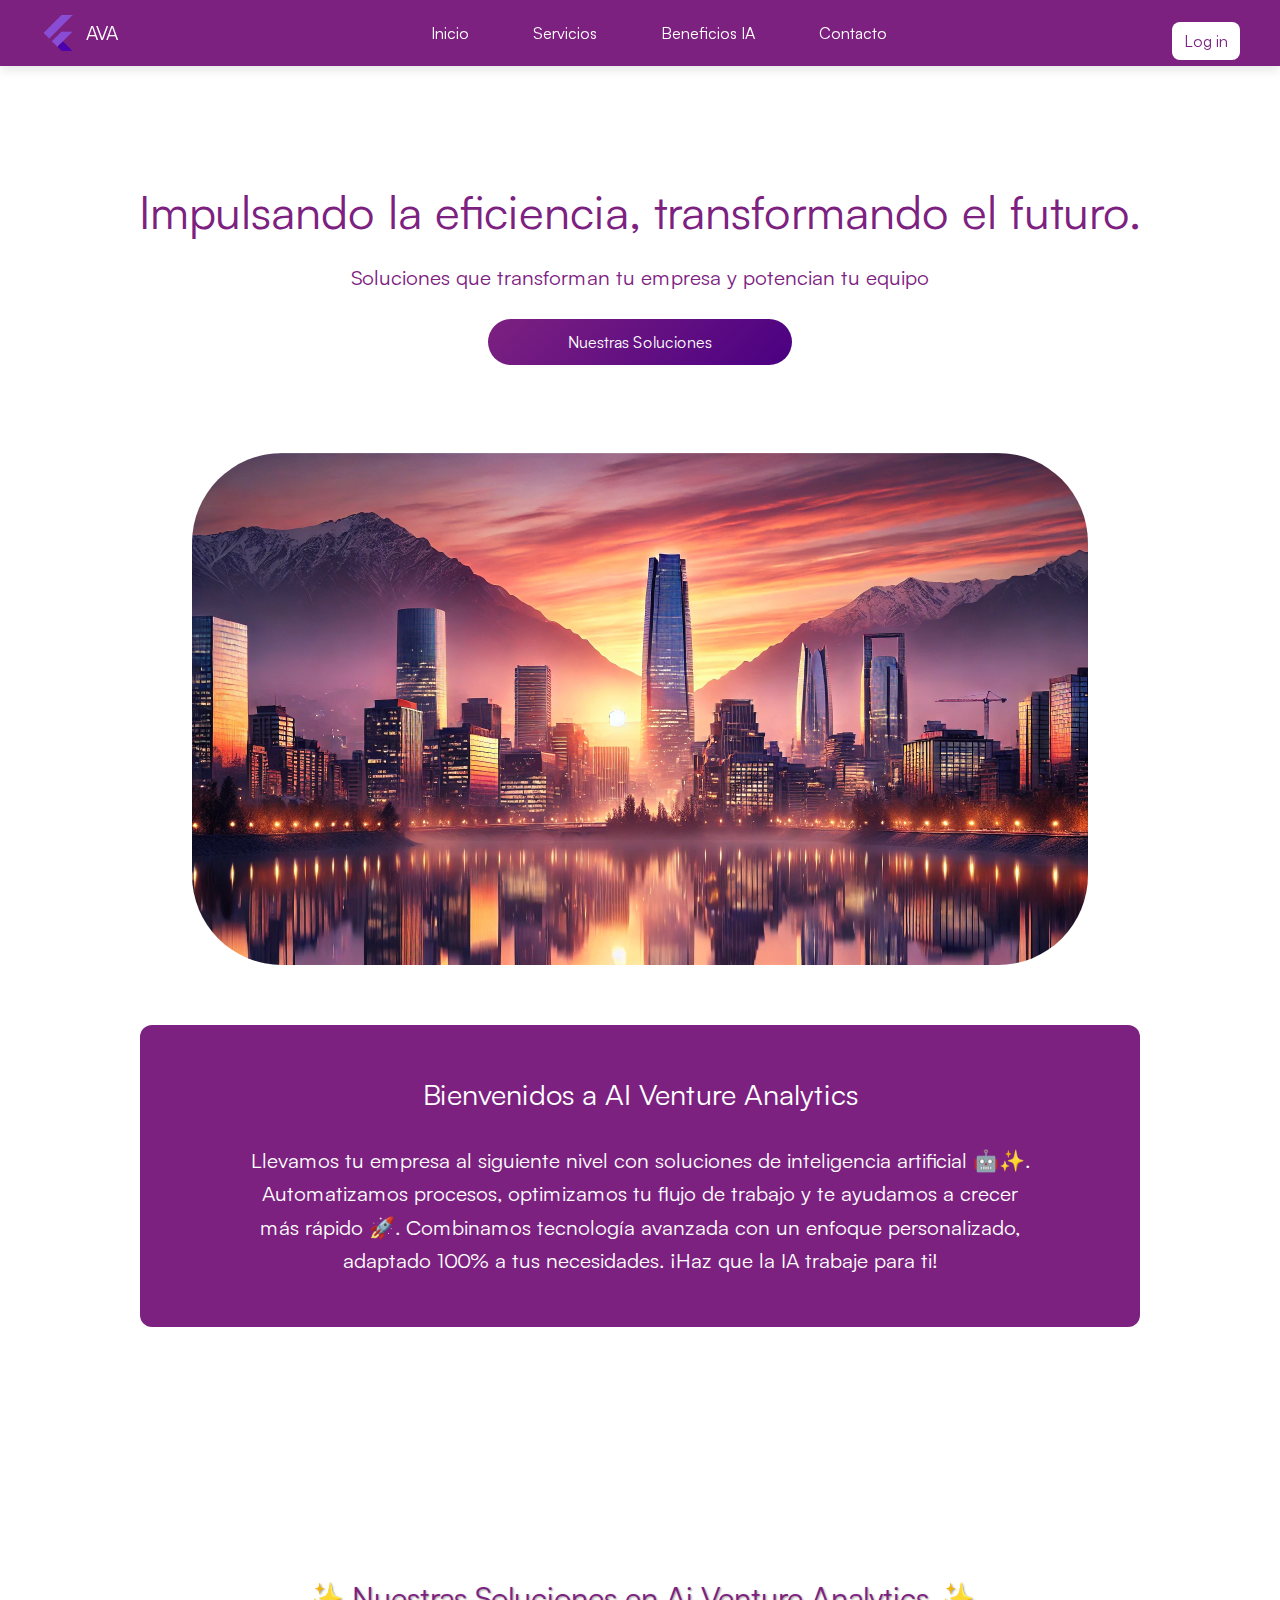
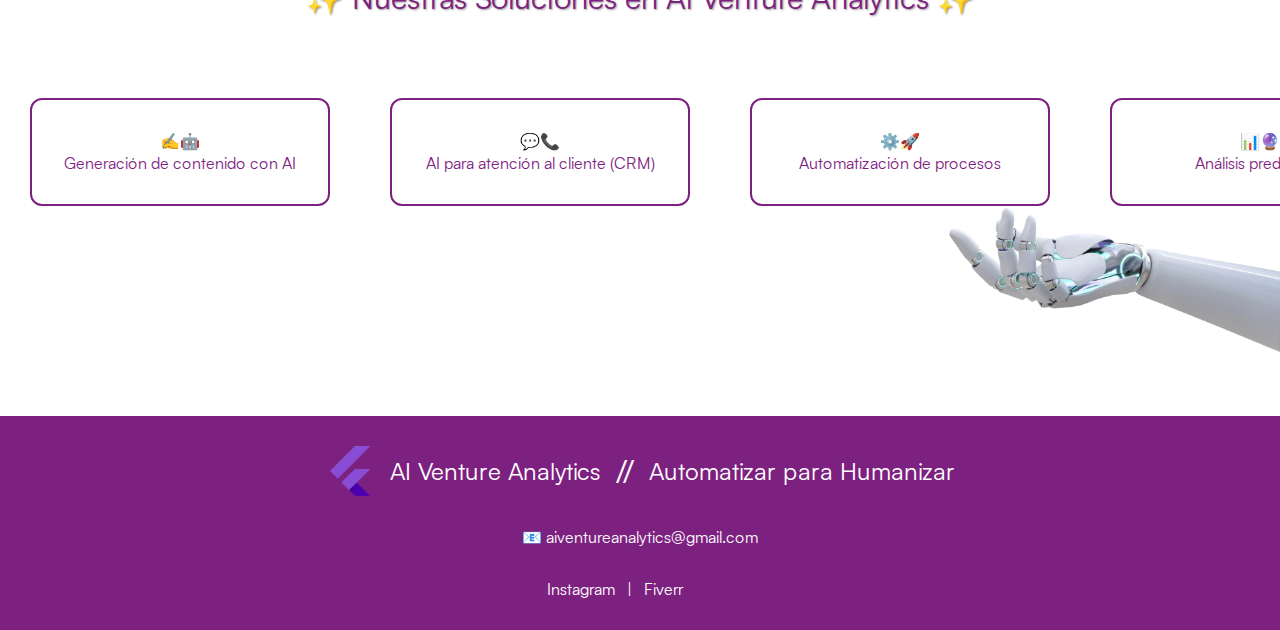
<file: index.html>
<!DOCTYPE html>
<html lang="es">
<head>
  <meta charset="UTF-8" />
  <meta name="viewport" content="width=device-width, initial-scale=1.0" />
  <title>AVA CRM - Página Oficial</title>
  <link rel="stylesheet" href="css/style.css" />

  <script type="application/ld+json">
    {
      "@context": "https://schema.org",
      "@type": "Organization",
      "name": "Ai Venture Analytics",
      "url": "https://aiventureanalytics.com",
      "logo": "https://aiventureanalytics.com/img/AI_VENTURE_ANALYTICS-removebg-preview.png",
      "sameAs": [
        "https://www.instagram.com/aiventureanalytics"
      ]
    }
    </script>
    

</head>
<body>

  <!-- HEADER -->
<!-- HEADER -->
<header class="header">
  <div class="logo-container">
    <img src="img/AI_VENTURE_ANALYTICS-removebg-preview.png" alt="Logo AVA" class="logo">
    <span class="logo-text">AVA</span>
  </div>
  
  <nav class="nav">
    <!-- BOTÓN HAMBURGUESA -->
    <button class="menu-toggle" aria-label="Abrir menú">☰</button>

    <!-- MENÚ -->
    <ul>
      <li><a href="index.html">Inicio</a></li>
      <li><a href="servicios.html">Servicios</a></li>
      <li><a href="beneficios.html">Beneficios IA</a></li>
      <li><a href="contacto.html">Contacto</a></li>
      <li><a href="http://146.190.49.33:3006/login" class="btn-login">Log in</a></li>
    </ul>
  </nav>
</header>


  <!-- HERO SECTION -->
  <main>
    <section class="hero">
      <h1>Impulsando la eficiencia, transformando el futuro.</h1>
      <p>Soluciones que transforman tu empresa y potencian tu equipo</p>
      <a href="servicios.html" class="btn-soluciones">Nuestras Soluciones</a>
    </section>

    <!-- IMAGEN DESTACADA -->
    <section class="banner">
      <img src="img/sunset-sanhattan.webp" alt="Banner" class="banner-img">
    </section>

    <!-- INTRODUCCIÓN EMPRESA -->
    <section class="intro">
      <h2>Bienvenidos a AI Venture Analytics</h2>
      <p>Llevamos tu empresa al siguiente nivel con soluciones de inteligencia artificial 🤖✨. Automatizamos procesos, optimizamos tu flujo de trabajo y te ayudamos a crecer más rápido 🚀. Combinamos tecnología avanzada con un enfoque personalizado, adaptado 100% a tus necesidades. ¡Haz que la IA trabaje para ti!</p>
    </section>

    <!-- BENEFICIOS - CARRUSEL -->
    <section class="beneficios">
      <h2>✨ Nuestras Soluciones en Ai Venture Analytics ✨</h2>
      <div class="carousel-container">
        <div class="carousel-track">
          <div class="carousel-item">✍️🤖 <p>Generación de contenido con AI</p></div>
          <div class="carousel-item">💬📞 <p>AI para atención al cliente (CRM)</p></div>
          <div class="carousel-item">⚙️🚀 <p>Automatización de procesos</p></div>
          <div class="carousel-item">📊🔮 <p>Análisis predictivos</p></div>
          <div class="carousel-item">🛒📈 <p>Optimización eCommerce</p></div>
          <div class="carousel-item">📢🎯 <p>Automatización de Marketing</p></div>

          <!-- DUPLICADOS para scroll infinito -->
          <div class="carousel-item">✍️🤖 <p>Generación de contenido con AI</p></div>
          <div class="carousel-item">💬📞 <p>AI para atención al cliente (CRM)</p></div>
          <div class="carousel-item">⚙️🚀 <p>Automatización de procesos</p></div>
          <div class="carousel-item">📊🔮 <p>Análisis predictivos</p></div>
          <div class="carousel-item">🛒📈 <p>Optimización eCommerce</p></div>
          <div class="carousel-item">📢🎯 <p>Automatización de Marketing</p></div>
        </div>
      </div>

  </main>

  <!-- FOOTER -->
  <footer class="footer">
    <div class="footer-content">
      <div class="footer-logo-container">
        <img src="img/AI_VENTURE_ANALYTICS-removebg-preview.png" alt="Logo AVA" class="footer-logo">
        <h3 class="footer-brand">AI Venture Analytics</h3>
        <div class="divider">//</div>
        <h3 class="footer-slogan">Automatizar para Humanizar</h3>
      </div>
      <div class="contact">
        <p>📧 aiventureanalytics@gmail.com</p>
      </div>
      <div class="social">
        <a href="#">Instagram</a> | <a href="#">Fiverr</a>
      </div>
    </div>
  </footer>
  <script src="js/script.js"></script>

</body>
</html>
</file>
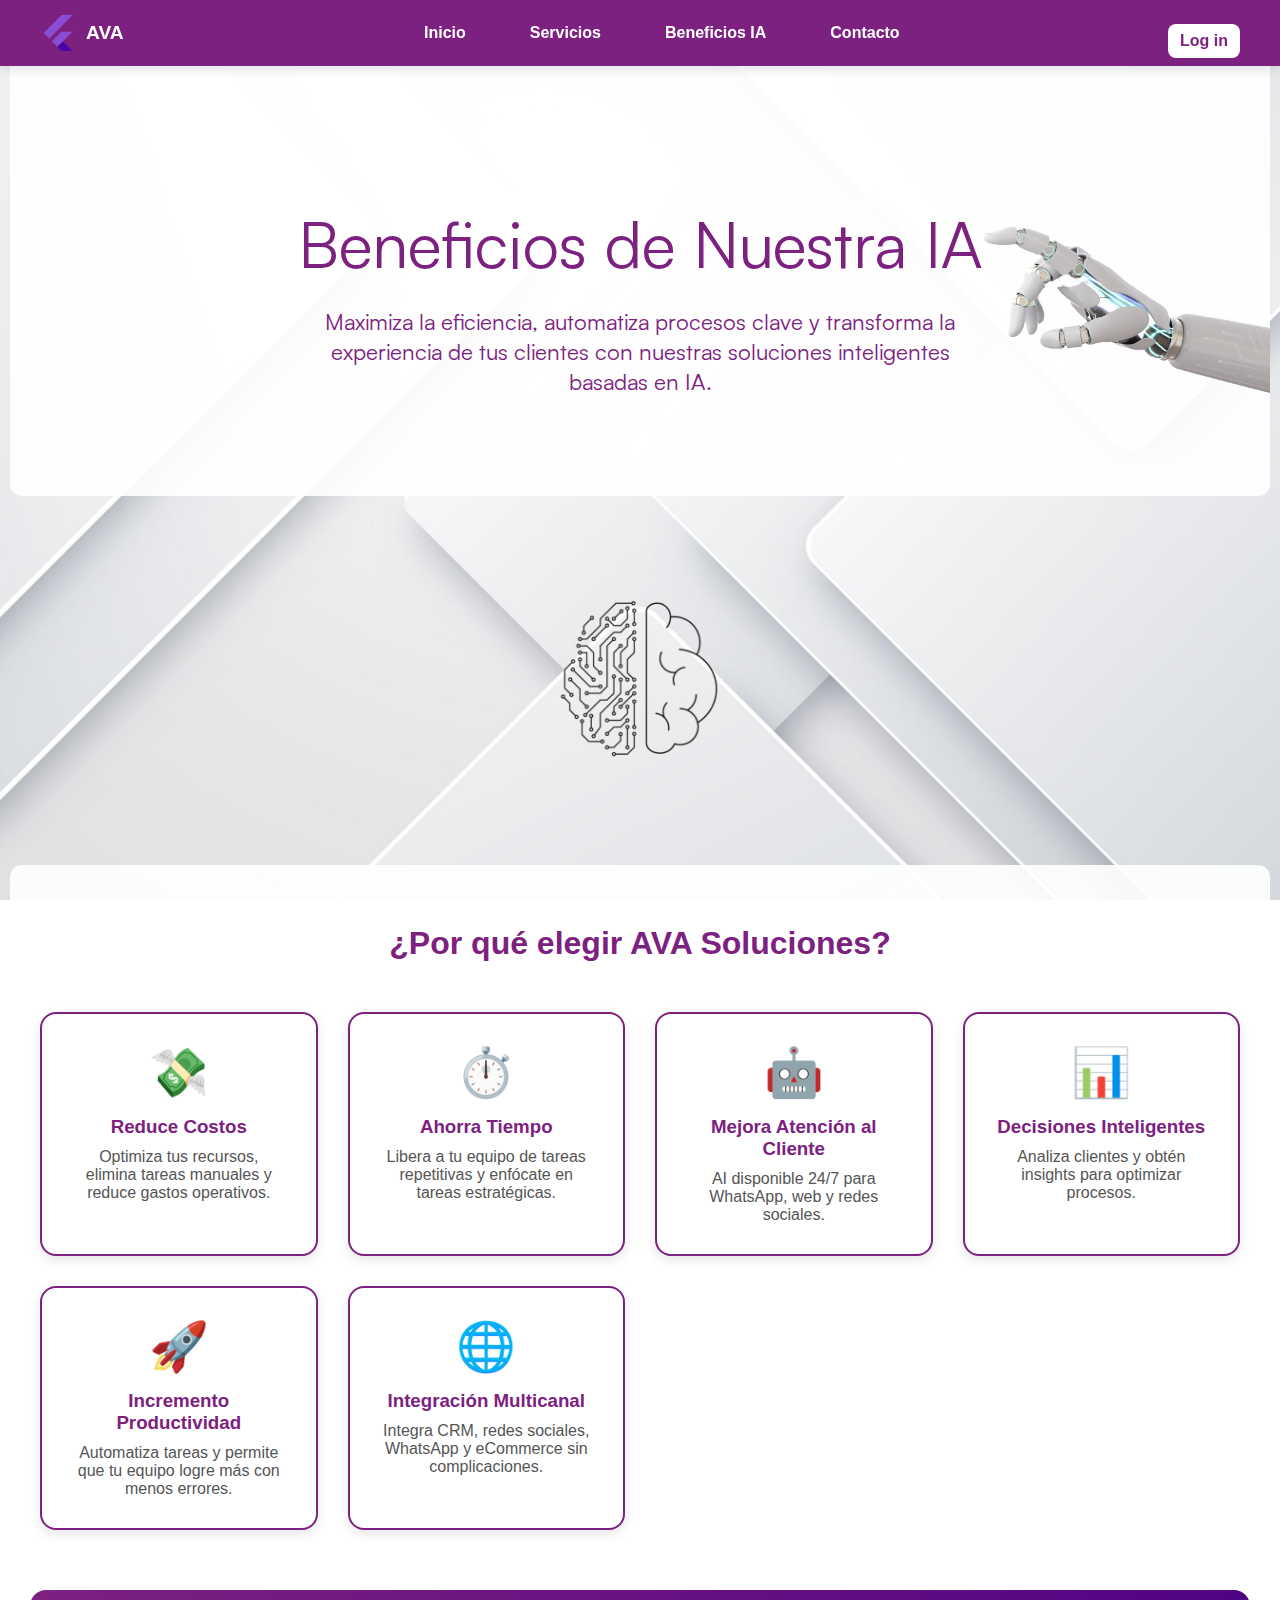
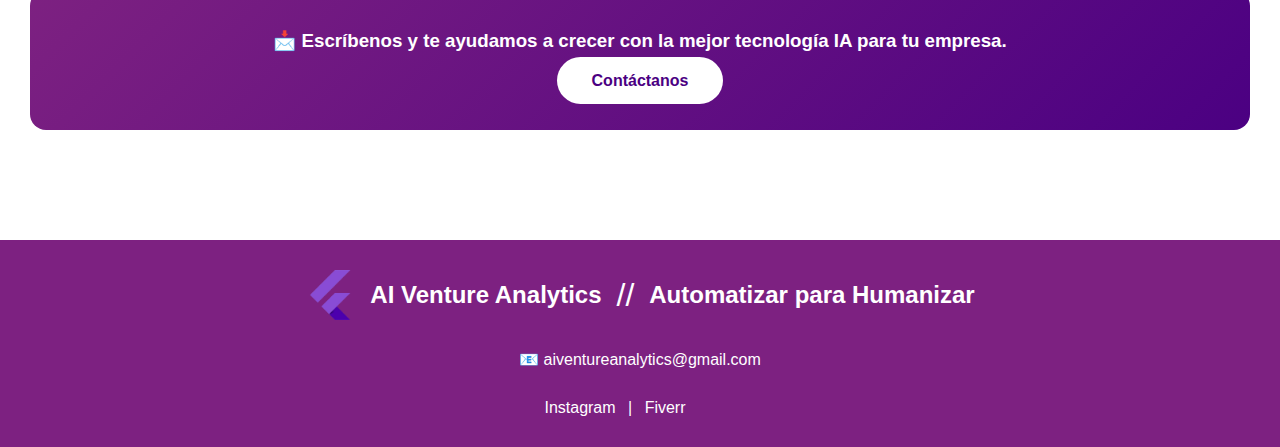
<file: beneficios.html>
<!DOCTYPE html>
<html lang="es">
<head>
  <meta charset="UTF-8" />
  <meta name="viewport" content="width=device-width, initial-scale=1.0" />
  <title>Beneficios IA - AVA CRM</title>
  <link rel="stylesheet" href="css/style.css" />
  <link rel="stylesheet" href="css/beneficios.css" />
  <style>
    /* ANIMACIÓN para la imagen */
    @keyframes bounce {
      0%, 100% { transform: translateY(0); }
      50% { transform: translateY(-5px); }
    }
  </style>
</head>

<body>

  <!-- HEADER -->
<header class="header">
  <div class="logo-container">
    <img src="img/AI_VENTURE_ANALYTICS-removebg-preview.png" alt="Logo AVA" class="logo">
    <span class="logo-text">AVA</span>
  </div>
  
  <nav class="nav">
    <!-- BOTÓN HAMBURGUESA -->
    <button class="menu-toggle" aria-label="Abrir menú">☰</button>

    <!-- MENÚ -->
    <ul>
      <li><a href="index.html">Inicio</a></li>
      <li><a href="servicios.html">Servicios</a></li>
      <li><a href="beneficios.html">Beneficios IA</a></li>
      <li><a href="contacto.html">Contacto</a></li>
      <li><a href="http://146.190.49.33:3006/login" class="btn-login">Log in</a></li>
    </ul>
  </nav>
</header>

  <main>

    <!-- HERO -->
    <section class="hero">
      <div class="hero-text">
        <h1>Beneficios de Nuestra IA</h1>
        <p>Maximiza la eficiencia, automatiza procesos clave y transforma la experiencia de tus clientes con nuestras soluciones inteligentes basadas en IA.</p>
      </div>
      <div class="hero-img">
        <img src="img/mano-beneficios.png" alt="Mano señalando beneficios">
      </div>
    </section>
    <!-- Imagen Beneficios -->
    <section class="imagen-beneficios">
      <img src="img/imagen-beneficios.png" alt="Beneficios AI">
    </section>

  
    <!-- BENEFICIOS -->
    <section class="benefits">
      <h2>¿Por qué elegir AVA Soluciones?</h2>
      <div class="benefits-container">
        <!-- Fila 1 -->
        <div class="benefit-card">
          <div class="benefit-icon">💸</div>
          <h3>Reduce Costos</h3>
          <p>Optimiza tus recursos, elimina tareas manuales y reduce gastos operativos.</p>
        </div>
        <div class="benefit-card">
          <div class="benefit-icon">⏱️</div>
          <h3>Ahorra Tiempo</h3>
          <p>Libera a tu equipo de tareas repetitivas y enfócate en tareas estratégicas.</p>
        </div>
        <div class="benefit-card">
          <div class="benefit-icon">🤖</div>
          <h3>Mejora Atención al Cliente</h3>
          <p>AI disponible 24/7 para WhatsApp, web y redes sociales.</p>
        </div>
        <!-- Fila 2 -->
        <div class="benefit-card">
          <div class="benefit-icon">📊</div>
          <h3>Decisiones Inteligentes</h3>
          <p>Analiza clientes y obtén insights para optimizar procesos.</p>
        </div>
        <div class="benefit-card">
          <div class="benefit-icon">🚀</div>
          <h3>Incremento Productividad</h3>
          <p>Automatiza tareas y permite que tu equipo logre más con menos errores.</p>
        </div>
        <div class="benefit-card">
          <div class="benefit-icon">🌐</div>
          <h3>Integración Multicanal</h3>
          <p>Integra CRM, redes sociales, WhatsApp y eCommerce sin complicaciones.</p>
        </div>
      </div>
  
      <!-- CTA FINAL -->
      <div class="cta-final">
        <h3>📩 Escríbenos y te ayudamos a crecer con la mejor tecnología IA para tu empresa.</h3>
        <a href="contacto.html">Contáctanos</a>
      </div>
    </section>
  
  </main>
  

  <!-- FOOTER -->
  <footer class="footer">
    <div class="footer-content">
      <div class="footer-logo-container">
        <img src="img/AI_VENTURE_ANALYTICS-removebg-preview.png" alt="Logo AVA" class="footer-logo">
        <h3 class="footer-brand">AI Venture Analytics</h3>
        <div class="divider">//</div>
        <h3 class="footer-slogan">Automatizar para Humanizar</h3>
      </div>
      <div class="contact">
        <p>📧 aiventureanalytics@gmail.com</p>
      </div>
      <div class="social">
        <a href="#">Instagram</a> | <a href="#">Fiverr</a>
      </div>
    </div>
  </footer>
 <script src="js/script.js"></script>
  
</body>
</html>
</file>
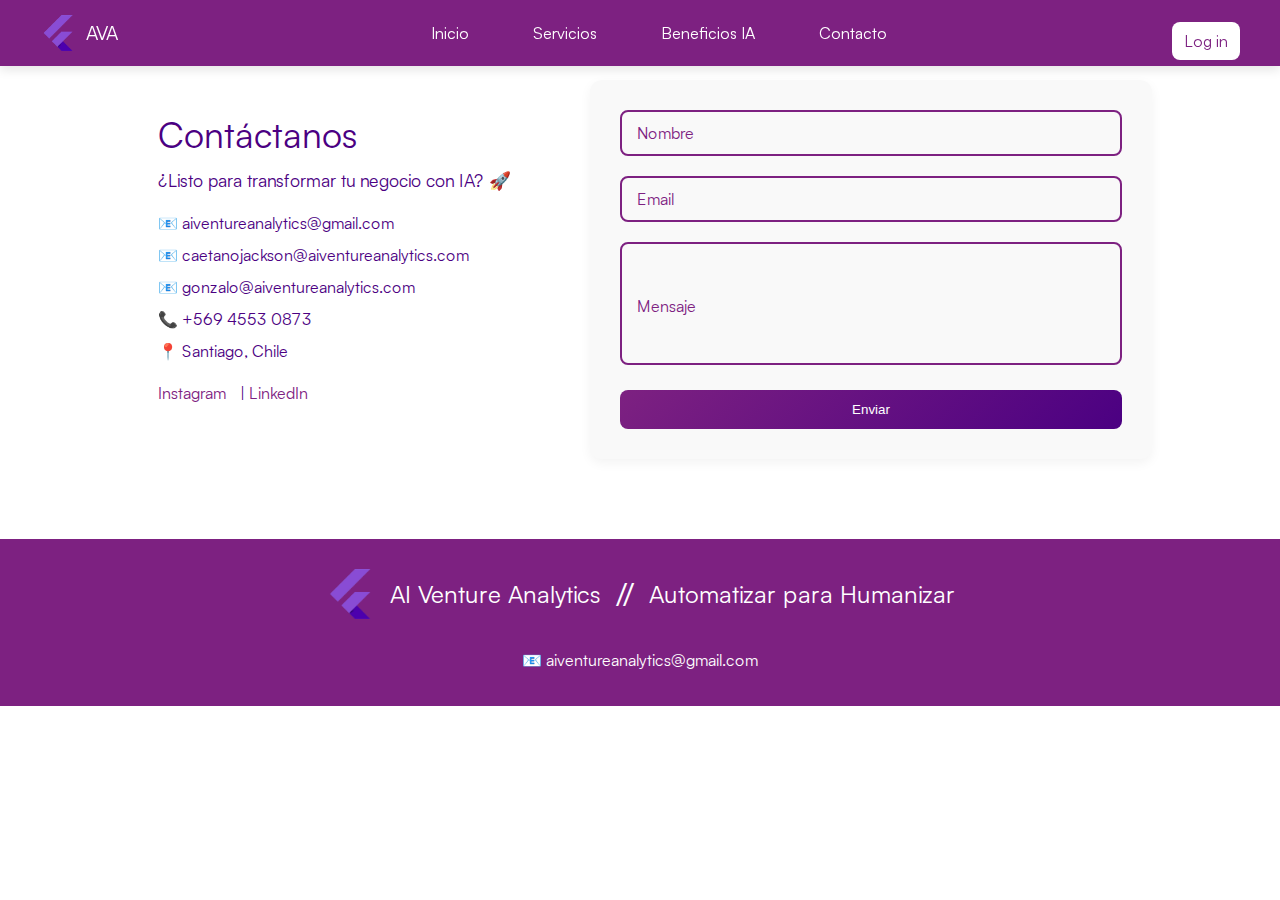
<file: contacto.html>
<!DOCTYPE html>
<html lang="es">
<head>
  <meta charset="UTF-8" />
  <meta name="viewport" content="width=device-width, initial-scale=1.0" />
  <title>Contacto - AI Venture Analytics</title>
  <link rel="stylesheet" href="css/style.css" />
  <link rel="stylesheet" href="css/contacto.css" />
</head>

<body>

  <!-- HEADER -->
  <header class="header">
    <div class="logo-container">
      <img src="img/AI_VENTURE_ANALYTICS-removebg-preview.png" alt="Logo AVA" class="logo">
      <span class="logo-text">AVA</span>
    </div>
    
    <nav class="nav">
      <button class="menu-toggle" aria-label="Abrir menú">☰</button>
      <ul>
        <li><a href="index.html">Inicio</a></li>
        <li><a href="servicios.html">Servicios</a></li>
        <li><a href="beneficios.html">Beneficios IA</a></li>
        <li><a href="contacto.html">Contacto</a></li>
        <li><a href="http://146.190.49.33:3006/login" class="btn-login">Log in</a></li>
      </ul>
    </nav>
  </header>

  <!-- CONTACT SECTION -->
  <main class="contact-main">
    <section class="contact-left">
      <h2>Contáctanos</h2>
      <p>¿Listo para transformar tu negocio con IA? 🚀</p>
      <ul>
        <li>📧 aiventureanalytics@gmail.com</li>
        <li>📧 caetanojackson@aiventureanalytics.com</li>
        <li>📧 gonzalo@aiventureanalytics.com</li>
        <li>📞 +569 4553 0873</li>
        <li>📍 Santiago, Chile</li>
      </ul>
      <div class="social-icons">
        <a href="https://instagram.com/aiventureanalytics" target="_blank">Instagram</a> | <a href="#">LinkedIn</a>
      </div>
    </section>

    <section class="contact-right">
      <form id="contactForm">
        <div class="form-group">
          <input type="text" id="name" placeholder=" " required>
          <label for="name">Nombre</label>
        </div>
        <div class="form-group">
          <input type="email" id="email" placeholder=" " required>
          <label for="email">Email</label>
        </div>
        <div class="form-group">
          <textarea id="message" rows="5" placeholder=" " required></textarea>
          <label for="message">Mensaje</label>
        </div>
        <button type="submit" class="btn-submit">Enviar</button>
        <div id="form-success" style="display:none;">¡Mensaje enviado correctamente!</div>
      </form>
    </section>
  </main>

  <!-- FOOTER -->
  <footer class="footer">
    <div class="footer-content">
      <div class="footer-logo-container">
        <img src="img/AI_VENTURE_ANALYTICS-removebg-preview.png" alt="Logo AVA" class="footer-logo">
        <h3 class="footer-brand">AI Venture Analytics</h3>
        <div class="divider">//</div>
        <h3 class="footer-slogan">Automatizar para Humanizar</h3>
      </div>
      <div class="contact">
        <p>📧 aiventureanalytics@gmail.com</p>
      </div>
    </div>
  </footer>

  <!-- JS PARA FORMULARIO CONTACTO (GOOGLE SHEETS) -->
  <script>
    const form = document.getElementById('contactForm');
    const successMsg = document.getElementById('form-success');

    form.addEventListener('submit', e => {
      e.preventDefault();

      const data = {
        name: document.getElementById('name').value,
        email: document.getElementById('email').value,
        message: document.getElementById('message').value
      };

      fetch('https://script.google.com/macros/s/AKfycbyspl2BL0wq9mjNb8UG-ysq6ACznkirL2kvWLTJ7fGH46T5p5lcSrjJmZnQOHwqlVGZyQ/exec', {  
        method: 'POST',
        headers: { 'Content-Type': 'application/json' },
        body: JSON.stringify(data)
      })
      .then(response => {
        successMsg.style.display = 'block';
        form.reset();
      })
      .catch(error => console.error('Error!', error.message));
    });
  </script>

  <!-- JS PARA MENÚ HAMBURGUESA -->
  <script src="js/script.js"></script>

</body>
</html>
</file>
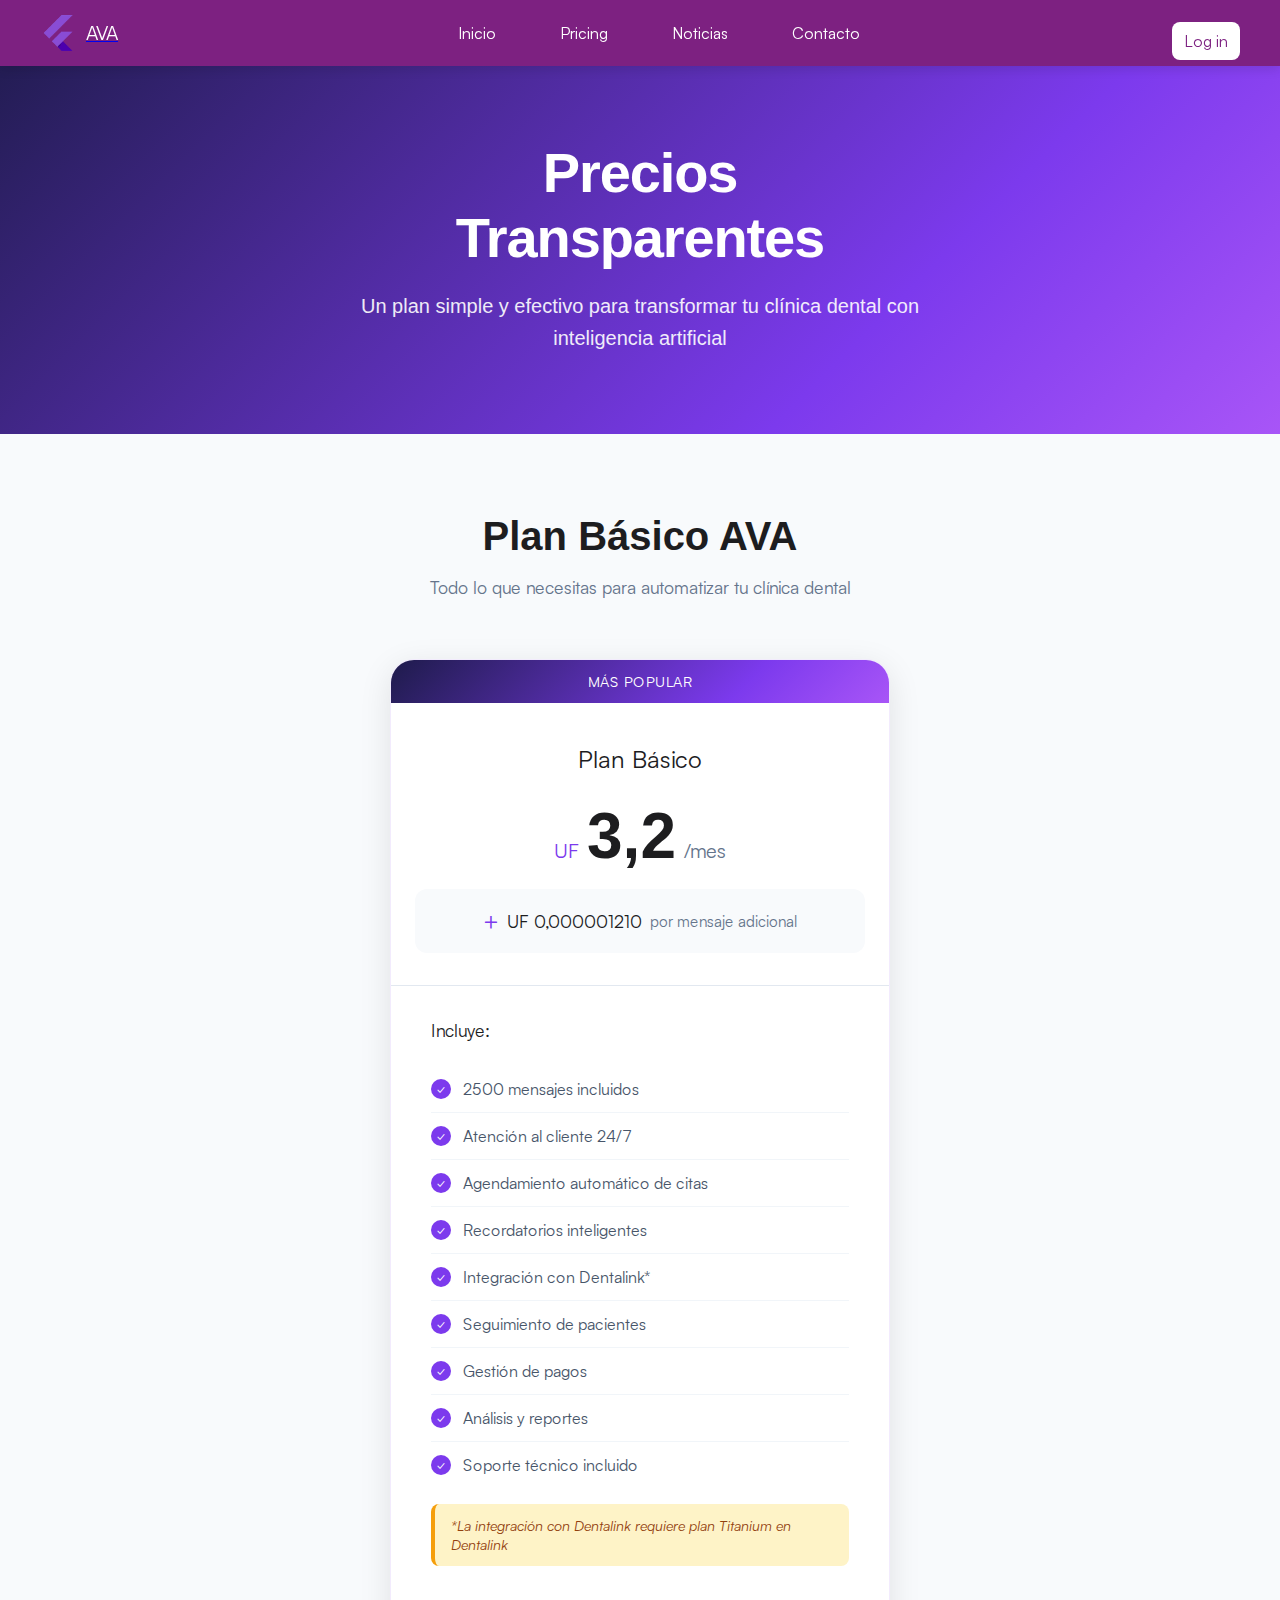
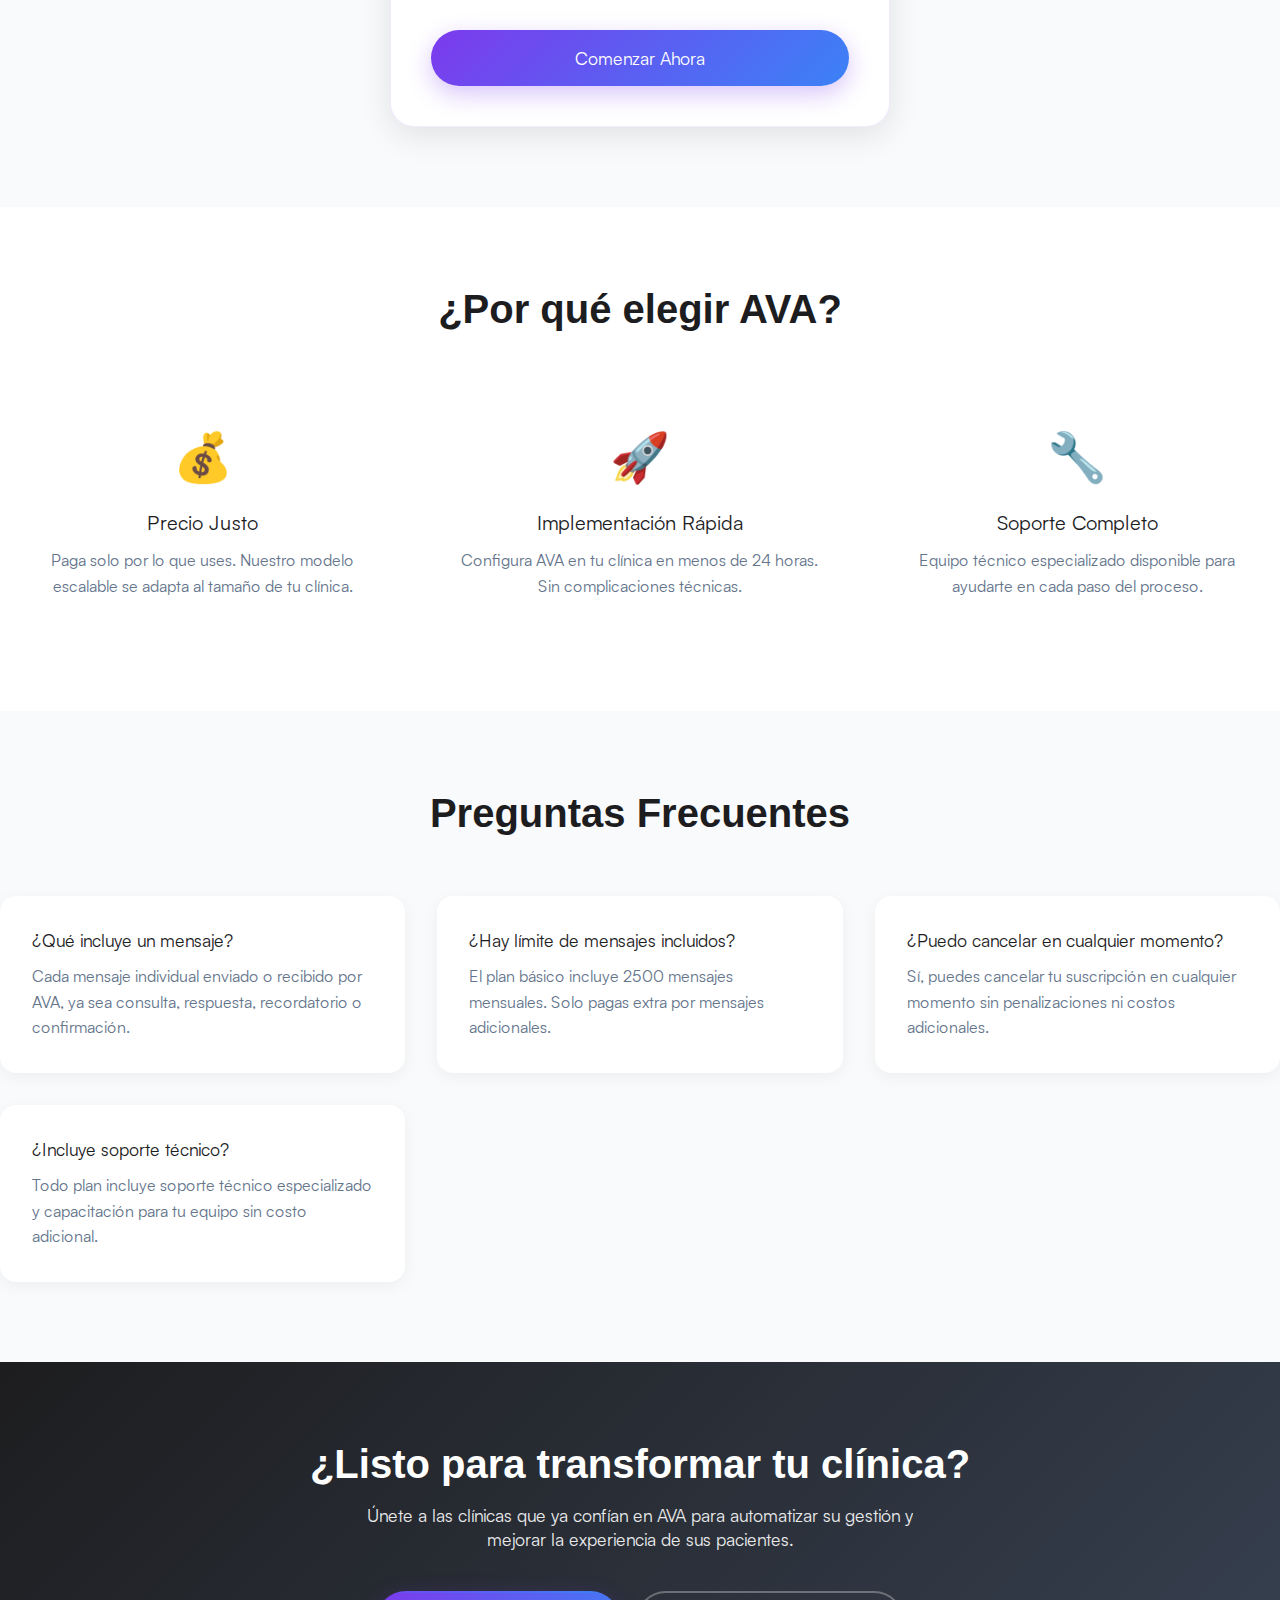
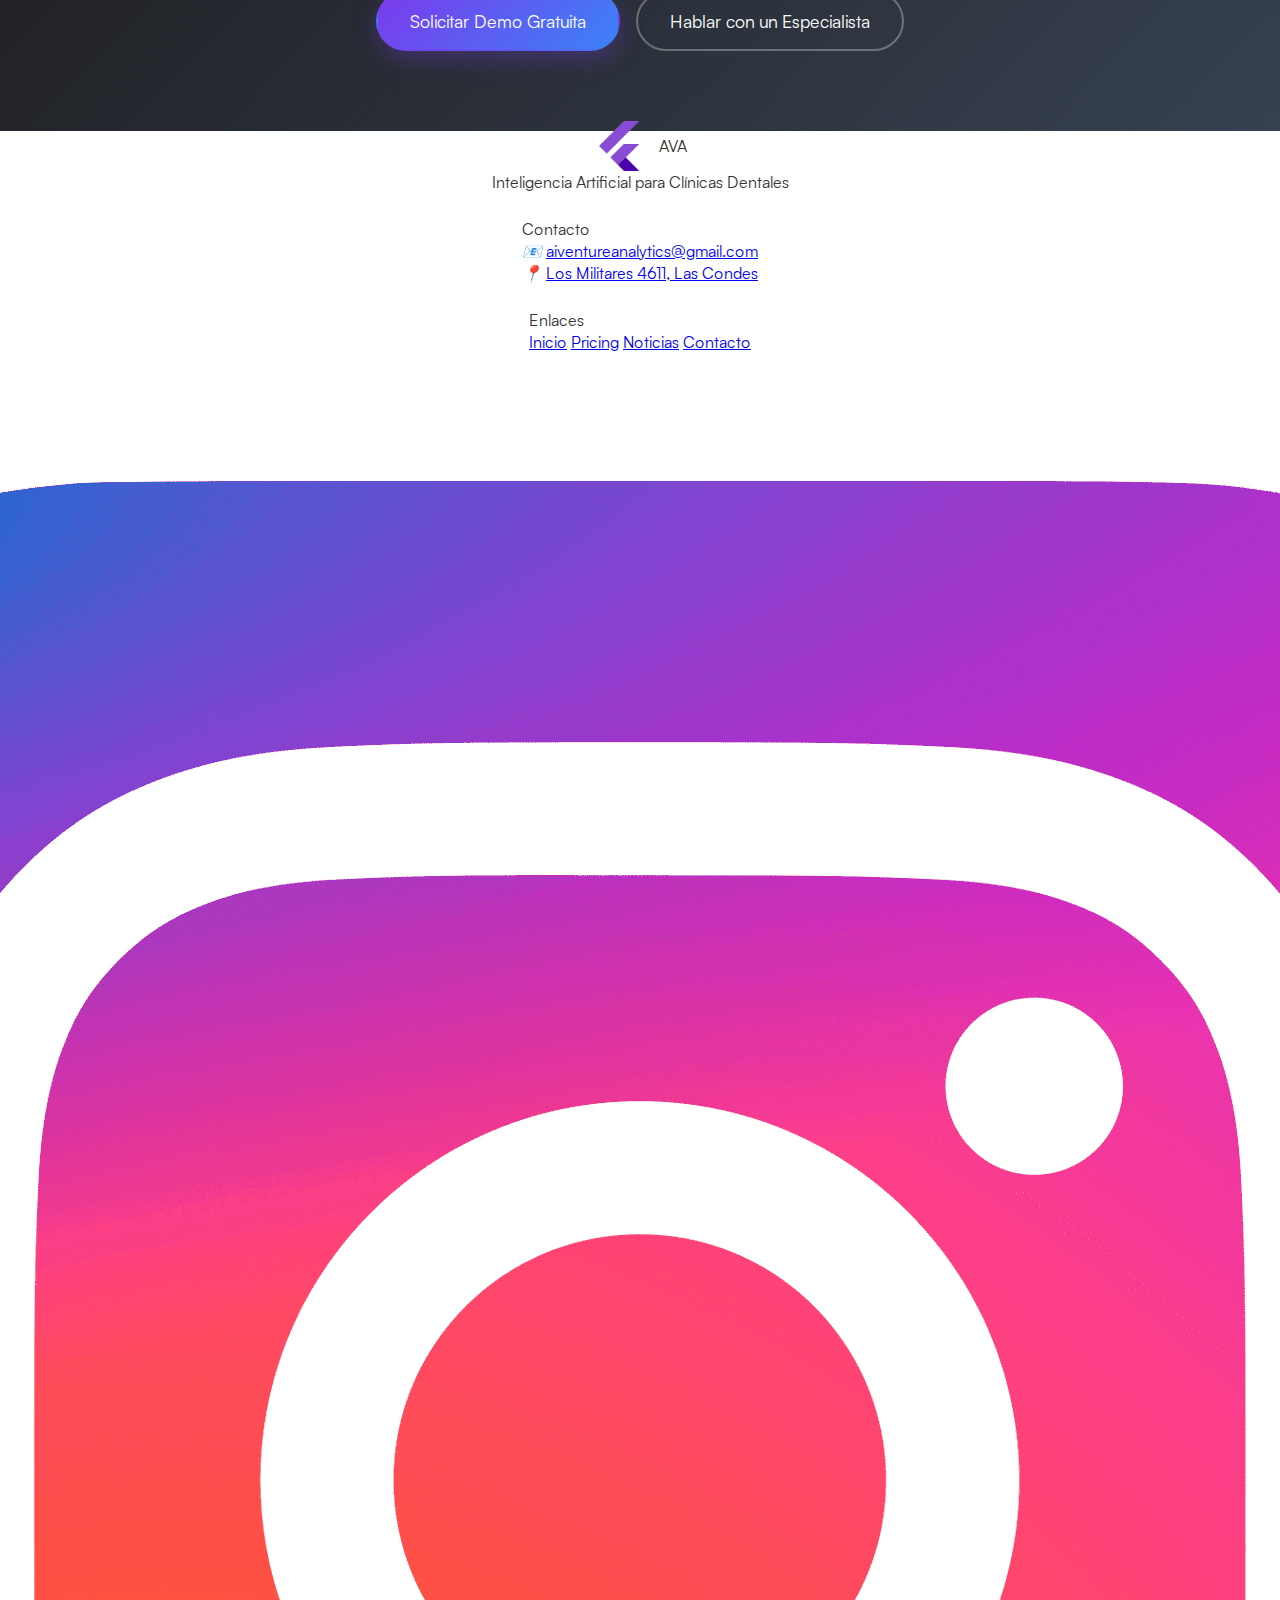
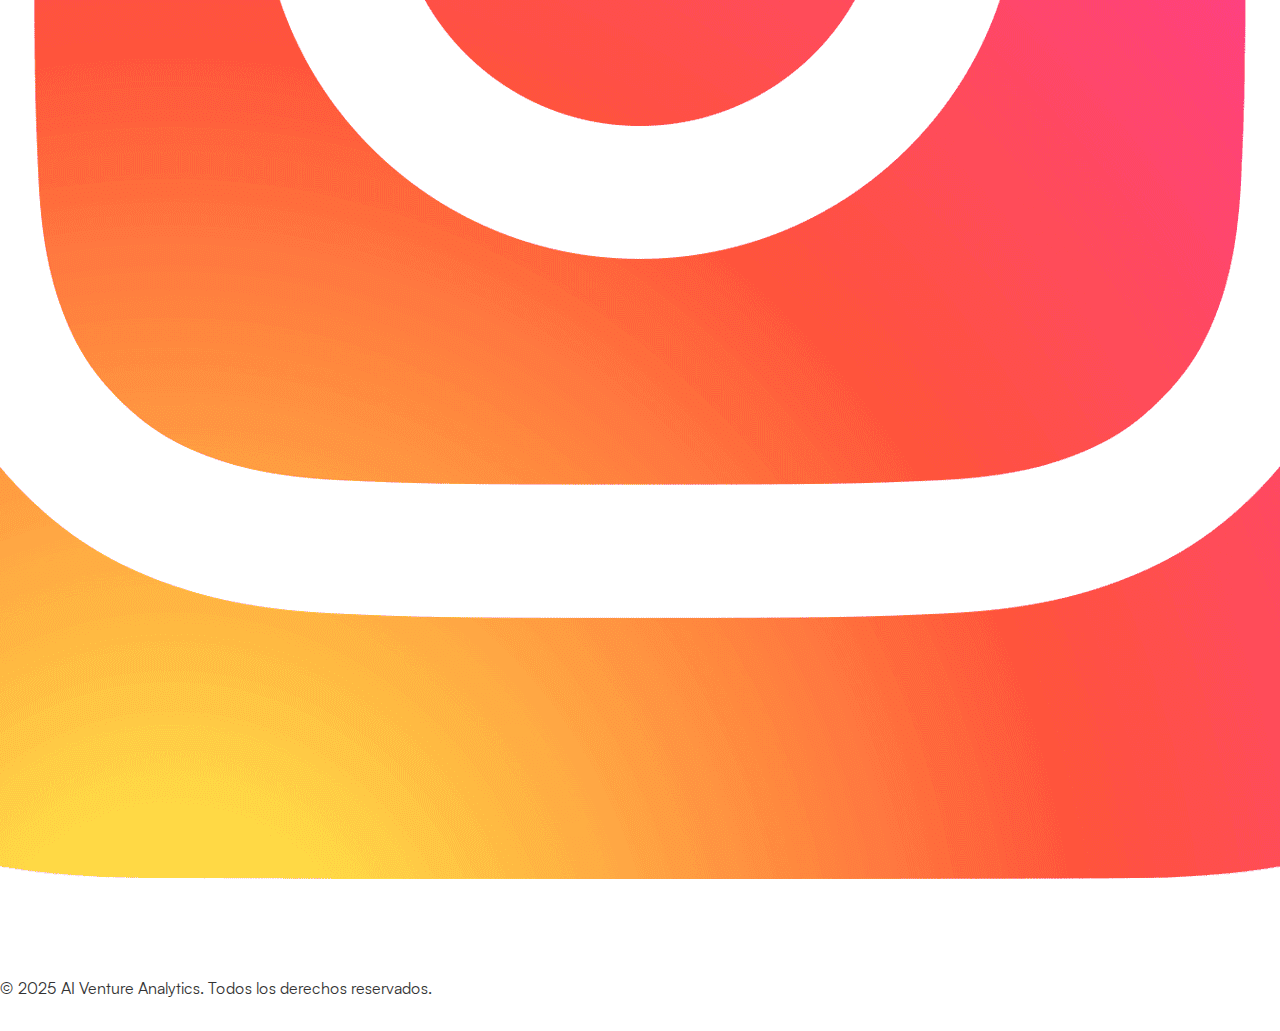
<file: pricing.html>
<!DOCTYPE html>
<html lang="es">
<head>
  <meta charset="UTF-8" />
  <meta name="viewport" content="width=device-width, initial-scale=1.0" />
  
  <!-- SEO Meta Tags -->
  <title>Precios AVA - IA para Clínicas Dentales UF 3.2/mes | AI Venture Analytics</title>
  <meta name="description" content="Plan AVA UF 3.2/mes + 2500 mensajes incluidos. Automatiza tu clínica dental: agenda citas 24/7, integración Dentalink, recordatorios inteligentes. ¡Sin compromiso!">
  <meta name="keywords" content="precio inteligencia artificial dental, costo automatización clínica dental, plan mensual IA dental, pricing software dental Chile, UF dental automation">
  <meta name="author" content="AI Venture Analytics">
  <meta name="robots" content="index, follow">
  <link rel="canonical" href="https://aiventureanalytics.com/pricing.html">
  
  <!-- Open Graph Meta Tags -->
  <meta property="og:title" content="Precios AVA - Inteligencia Artificial para Clínicas Dentales">
  <meta property="og:description" content="Plan AVA UF 3.2/mes + 2500 mensajes incluidos. Automatiza tu clínica dental con IA: agenda citas 24/7, integración Dentalink.">
  <meta property="og:type" content="website">
  <meta property="og:url" content="https://aiventureanalytics.com/pricing.html">
  <meta property="og:image" content="https://aiventureanalytics.com/img/AI_VENTURE_ANALYTICS-removebg-preview.png">
  <meta property="og:image:alt" content="Precios AVA - Plan de IA para Clínicas Dentales">
  <meta property="og:site_name" content="AI Venture Analytics">
  <meta property="og:locale" content="es_ES">
  
  <!-- Twitter Card Meta Tags -->
  <meta name="twitter:card" content="summary_large_image">
  <meta name="twitter:title" content="Precios AVA - IA para Clínicas Dentales UF 3.2/mes">
  <meta name="twitter:description" content="Plan AVA UF 3.2/mes + 2500 mensajes incluidos. Automatiza tu clínica dental con inteligencia artificial.">
  <meta name="twitter:image" content="https://aiventureanalytics.com/img/AI_VENTURE_ANALYTICS-removebg-preview.png">
  <meta name="twitter:site" content="@aiventureanalytics">
  
  <!-- Additional SEO Tags -->
  <meta name="theme-color" content="#7C3AED">
  <meta name="msapplication-TileColor" content="#7C3AED">
  
  <link rel="icon" type="image/png" href="img/AI_VENTURE_ANALYTICS-removebg-preview.png">
  <link rel="stylesheet" href="css/style.css" />
  <link rel="stylesheet" href="css/pricing.css" />
  
  <!-- Pricing Structured Data -->
  <script type="application/ld+json">
    {
      "@context": "https://schema.org",
      "@type": "Product",
      "name": "AVA - Plan Básico",
      "description": "Inteligencia artificial para automatización de clínicas dentales. Incluye 2500 mensajes, agenda automática, recordatorios inteligentes e integración Dentalink.",
      "brand": {
        "@type": "Brand",
        "name": "AI Venture Analytics"
      },
      "offers": {
        "@type": "Offer",
        "price": "3.2",
        "priceCurrency": "UF",
        "priceValidUntil": "2025-12-31",
        "availability": "https://schema.org/InStock",
        "url": "https://aiventureanalytics.com/pricing.html",
        "seller": {
          "@type": "Organization",
          "name": "AI Venture Analytics"
        }
      },
      "category": "Software",
      "audience": {
        "@type": "Audience",
        "audienceType": "Dental Clinics"
      }
    }
  </script>
</head>

<body>

  <!-- HEADER -->
  <header class="header">
    <a href="index.html" class="logo-container">
      <img src="img/AI_VENTURE_ANALYTICS-removebg-preview.png" alt="AVA - Inteligencia Artificial para Clínicas Dentales, AI Venture Analytics Logo" class="logo">
      <span class="logo-text">AVA</span>
    </a>
    
    <nav class="nav">
      <!-- BOTÓN HAMBURGUESA -->
      <button class="menu-toggle" aria-label="Abrir menú">☰</button>

      <!-- MENÚ -->
      <ul>
        <li><a href="index.html">Inicio</a></li>
        <li><a href="pricing.html">Pricing</a></li>
        <li><a href="noticias.html">Noticias</a></li>
        <li><a href="contacto.html">Contacto</a></li>
        <li><a href="https://146.190.49.33:3006/login" class="btn-login">Log in</a></li>
      </ul>
    </nav>
  </header>

  <!-- HERO PRICING -->
  <section class="pricing-hero">
    <div class="pricing-hero-content">
      <h1>Precios Transparentes</h1>
      <p>Un plan simple y efectivo para transformar tu clínica dental con inteligencia artificial</p>
    </div>
  </section>

  <!-- PRICING PLAN -->
  <section class="pricing-section">
    <div class="container">
      <div class="pricing-header">
        <h2>Plan Básico AVA</h2>
        <p class="pricing-subtitle">Todo lo que necesitas para automatizar tu clínica dental</p>
      </div>
      
      <div class="pricing-card">
        <div class="pricing-badge">Más Popular</div>
        <div class="pricing-header-card">
          <h3>Plan Básico</h3>
          <div class="pricing-price">
            <span class="currency">UF</span>
            <span class="amount">3,2</span>
            <span class="period">/mes</span>
          </div>
          <div class="pricing-additional">
            <span class="plus-text">+</span>
            <span class="additional-price">UF 0,000001210</span>
            <span class="additional-text">por mensaje adicional</span>
          </div>
        </div>
        
        <div class="pricing-features">
          <h4>Incluye:</h4>
          <ul class="features-list">
            <li><i class="icon">✓</i> 2500 mensajes incluidos</li>
            <li><i class="icon">✓</i> Atención al cliente 24/7</li>
            <li><i class="icon">✓</i> Agendamiento automático de citas</li>
            <li><i class="icon">✓</i> Recordatorios inteligentes</li>
            <li><i class="icon">✓</i> Integración con Dentalink*</li>
            <li><i class="icon">✓</i> Seguimiento de pacientes</li>
            <li><i class="icon">✓</i> Gestión de pagos</li>
            <li><i class="icon">✓</i> Análisis y reportes</li>
            <li><i class="icon">✓</i> Soporte técnico incluido</li>
          </ul>
          <p class="integration-disclaimer">*La integración con Dentalink requiere plan Titanium en Dentalink</p>
        </div>
        
        <div class="pricing-cta">
          <a href="contacto.html" class="btn-pricing">Comenzar Ahora</a>
        </div>
      </div>
    </div>
  </section>

  <!-- PRICING BENEFITS -->
  <section class="pricing-benefits">
    <div class="container">
      <h2>¿Por qué elegir AVA?</h2>
      <div class="benefits-grid">
        <div class="benefit-item">
          <div class="benefit-icon">💰</div>
          <h3>Precio Justo</h3>
          <p>Paga solo por lo que uses. Nuestro modelo escalable se adapta al tamaño de tu clínica.</p>
        </div>
        
        <div class="benefit-item">
          <div class="benefit-icon">🚀</div>
          <h3>Implementación Rápida</h3>
          <p>Configura AVA en tu clínica en menos de 24 horas. Sin complicaciones técnicas.</p>
        </div>
        
        <div class="benefit-item">
          <div class="benefit-icon">🔧</div>
          <h3>Soporte Completo</h3>
          <p>Equipo técnico especializado disponible para ayudarte en cada paso del proceso.</p>
        </div>
      </div>
    </div>
  </section>

  <!-- FAQ -->
  <section class="pricing-faq">
    <div class="container">
      <h2>Preguntas Frecuentes</h2>
      <div class="faq-grid">
        <div class="faq-item">
          <h3>¿Qué incluye un mensaje?</h3>
          <p>Cada mensaje individual enviado o recibido por AVA, ya sea consulta, respuesta, recordatorio o confirmación.</p>
        </div>
        
        <div class="faq-item">
          <h3>¿Hay límite de mensajes incluidos?</h3>
          <p>El plan básico incluye 2500 mensajes mensuales. Solo pagas extra por mensajes adicionales.</p>
        </div>
        
        <div class="faq-item">
          <h3>¿Puedo cancelar en cualquier momento?</h3>
          <p>Sí, puedes cancelar tu suscripción en cualquier momento sin penalizaciones ni costos adicionales.</p>
        </div>
        
        <div class="faq-item">
          <h3>¿Incluye soporte técnico?</h3>
          <p>Todo plan incluye soporte técnico especializado y capacitación para tu equipo sin costo adicional.</p>
        </div>
      </div>
    </div>
  </section>

  <!-- CTA FINAL -->
  <section class="pricing-cta-final">
    <div class="container">
      <div class="cta-content">
        <h2>¿Listo para transformar tu clínica?</h2>
        <p>Únete a las clínicas que ya confían en AVA para automatizar su gestión y mejorar la experiencia de sus pacientes.</p>
        <div class="cta-buttons">
          <a href="contacto.html" class="btn-primary">Solicitar Demo Gratuita</a>
          <a href="contacto.html" class="btn-secondary">Hablar con un Especialista</a>
        </div>
      </div>
    </div>
  </section>

  <!-- FOOTER -->
  <footer class="modern-footer">
    <div class="footer-container">
      <div class="footer-content">
        <!-- Logo y Brand -->
        <div class="footer-brand-section">
          <div class="footer-logo-container">
            <img src="img/AI_VENTURE_ANALYTICS-removebg-preview.png" alt="AI Venture Analytics - Inteligencia Artificial para Clínicas Dentales" class="footer-logo">
            <span class="footer-brand-text">AVA</span>
          </div>
          <p class="footer-tagline">Inteligencia Artificial para Clínicas Dentales</p>
        </div>

        <!-- Contacto -->
        <div class="footer-section">
          <h4>Contacto</h4>
          <div class="footer-contact-info">
            <p class="footer-email">
              <i class="icon-email">📧</i>
              <a href="mailto:aiventureanalytics@gmail.com">aiventureanalytics@gmail.com</a>
            </p>
            <p class="footer-address">
              <i class="icon-location">📍</i>
              <a href="https://maps.google.com/?q=Los+Militares+4611,+Las+Condes,+Chile" target="_blank" class="footer-address-link">Los Militares 4611, Las Condes</a>
            </p>
          </div>
        </div>

        <!-- Enlaces -->
        <div class="footer-section">
          <h4>Enlaces</h4>
          <nav class="footer-nav">
            <a href="index.html">Inicio</a>
            <a href="pricing.html">Pricing</a>
            <a href="noticias.html">Noticias</a>
            <a href="contacto.html">Contacto</a>
          </nav>
        </div>

        <!-- Redes Sociales -->
        <div class="footer-section">
          <h4>Síguenos</h4>
          <div class="footer-social">
            <a href="https://instagram.com/aiventureanalytics" target="_blank" class="social-link">
              <img src="img/Instagram-Logo-2016.png" alt="Síguenos en Instagram - AI Venture Analytics" class="icon-instagram-img">
              <span>@aiventureanalytics</span>
            </a>
          </div>
        </div>
      </div>

      <!-- Footer Bottom -->
      <div class="footer-bottom">
        <p>&copy; 2025 AI Venture Analytics. Todos los derechos reservados.</p>
        <p class="footer-slogan">Automatizar para Humanizar</p>
      </div>
    </div>
  </footer>

  <script src="js/script.js"></script>
</body>
</html>
</file>
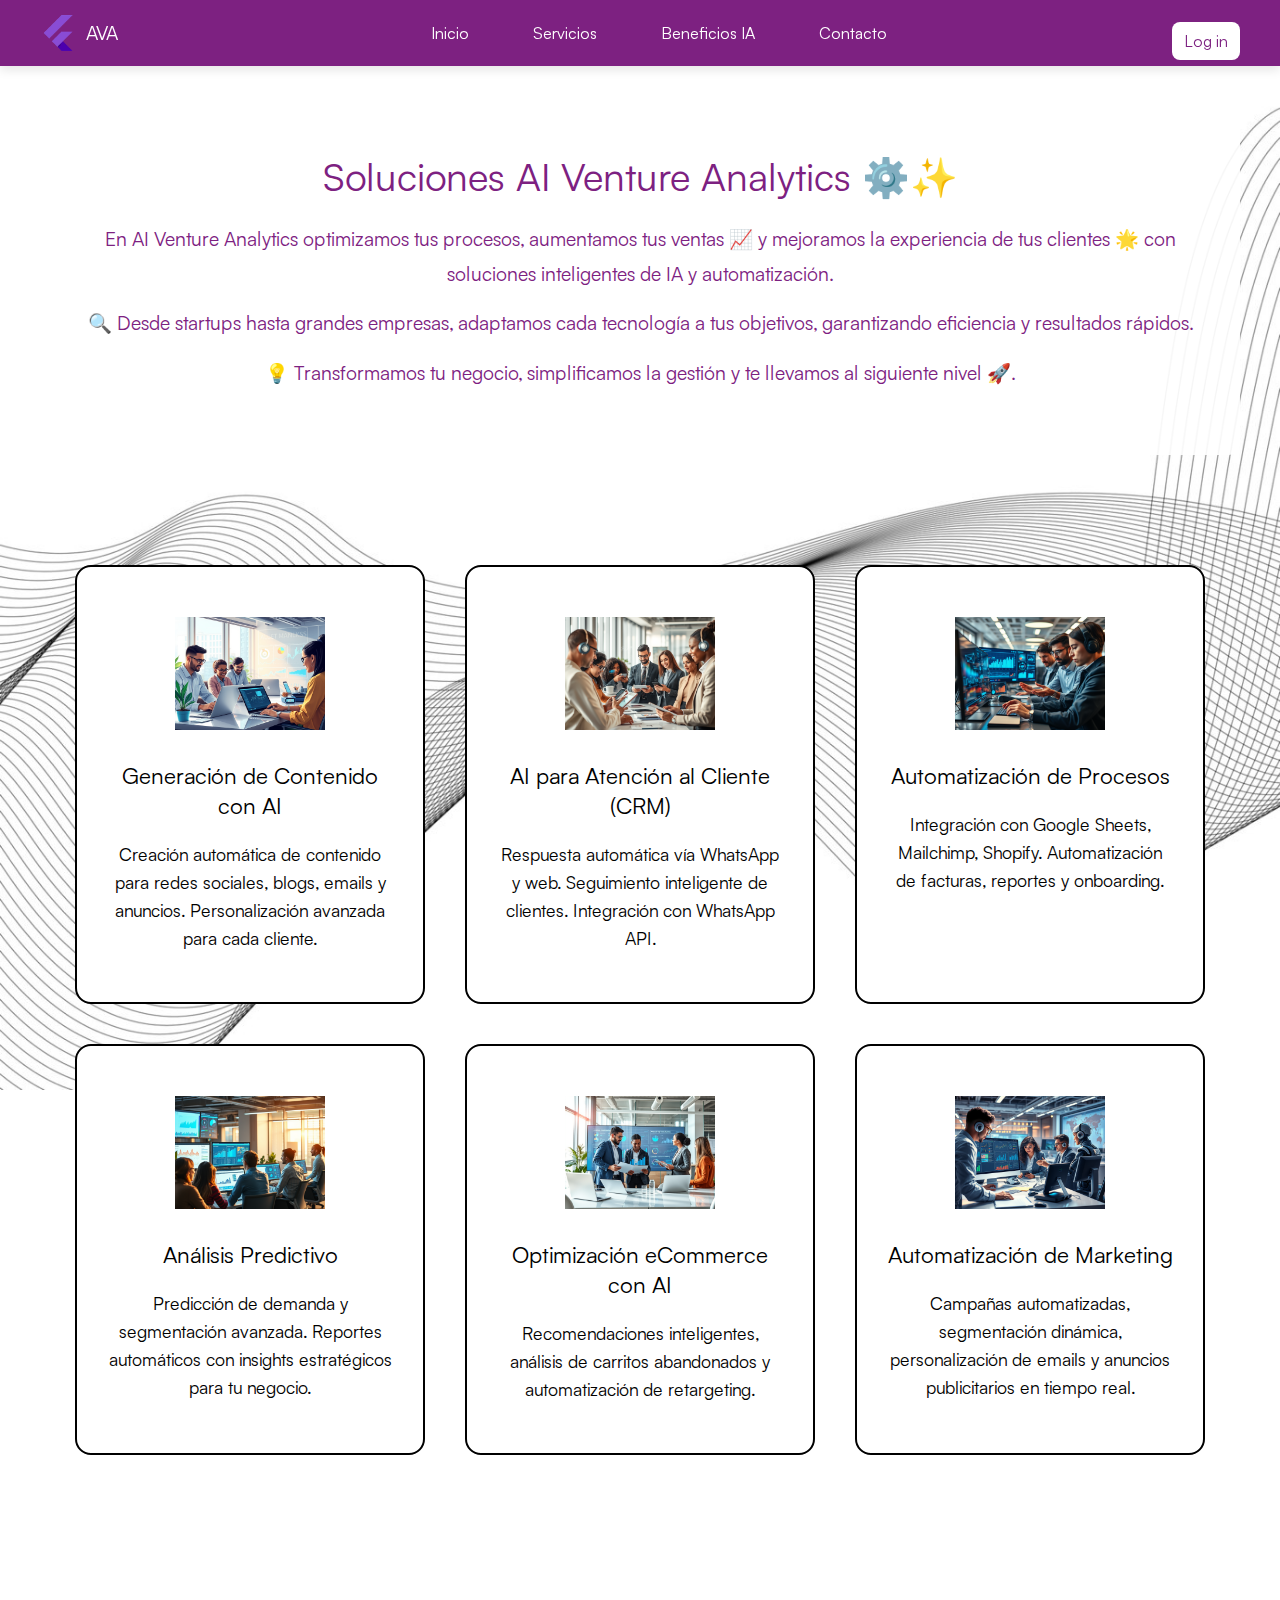
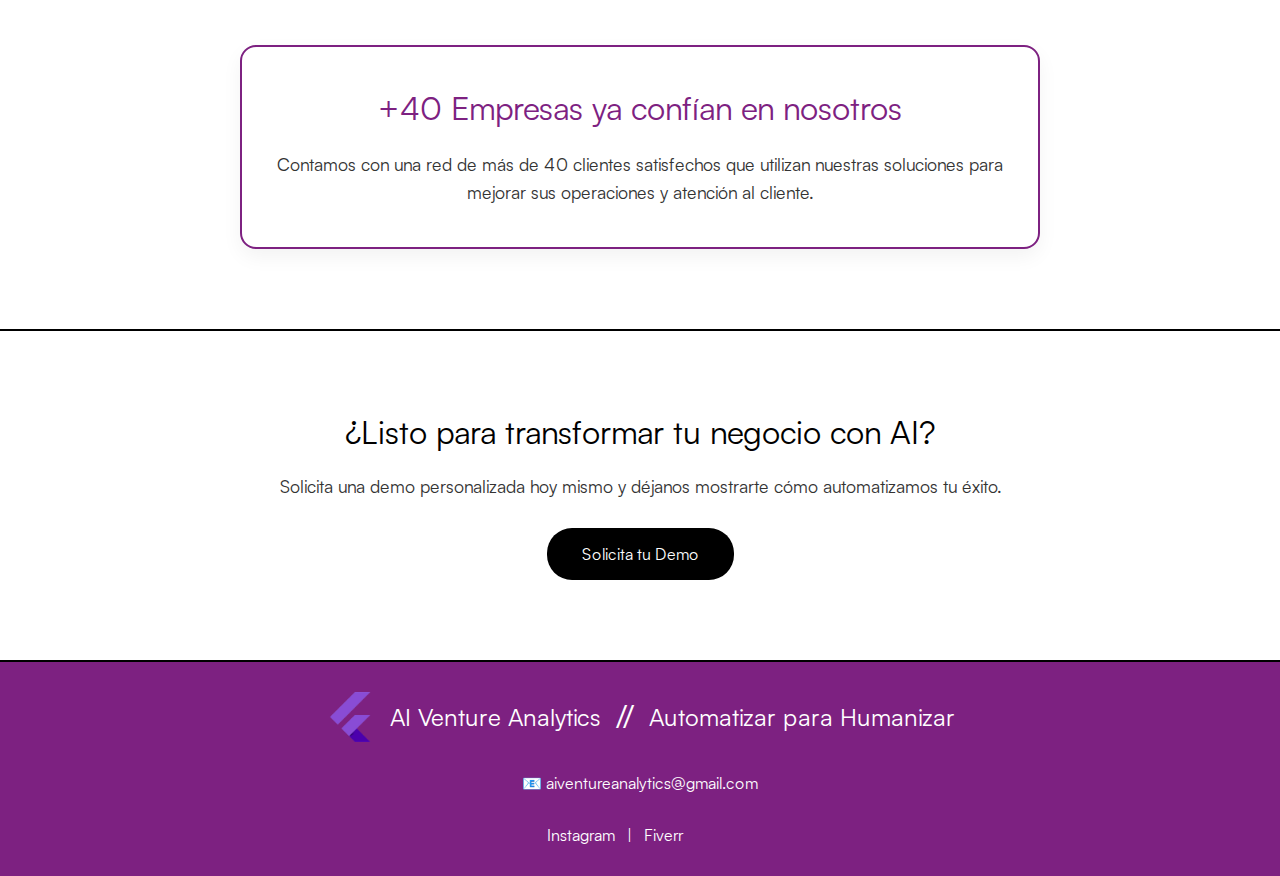
<file: servicios.html>
<!DOCTYPE html>
<html lang="es">
<head>
  <meta charset="UTF-8" />
  <meta name="viewport" content="width=device-width, initial-scale=1.0" />
  <title>Soluciones - AI Venture Analytics</title>
  <link rel="stylesheet" href="css/style.css" />
  <link rel="stylesheet" href="css/servicios.css" />
</head>

<body>

  <!-- HEADER -->
<header class="header">
  <div class="logo-container">
    <img src="img/AI_VENTURE_ANALYTICS-removebg-preview.png" alt="Logo AVA" class="logo">
    <span class="logo-text">AVA</span>
  </div>
  
  <nav class="nav">
    <!-- BOTÓN HAMBURGUESA -->
    <button class="menu-toggle" aria-label="Abrir menú">☰</button>

    <!-- MENÚ -->
    <ul>
      <li><a href="index.html">Inicio</a></li>
      <li><a href="servicios.html">Servicios</a></li>
      <li><a href="beneficios.html">Beneficios IA</a></li>
      <li><a href="contacto.html">Contacto</a></li>
      <li><a href="http://146.190.49.33:3006/login" class="btn-login">Log in</a></li>
    </ul>
  </nav>
</header>

  <!-- INTRO SERVICIOS -->
  <section class="intro-servicios">
    <div class="intro-content">
      <h1>Soluciones AI Venture Analytics ⚙️✨</h1>
      <p>En AI Venture Analytics optimizamos tus procesos, aumentamos tus ventas 📈 y mejoramos la experiencia de tus clientes 🌟 con soluciones inteligentes de IA y automatización.</p>
      <p>🔍 Desde startups hasta grandes empresas, adaptamos cada tecnología a tus objetivos, garantizando eficiencia y resultados rápidos.</p>
      <p>💡 Transformamos tu negocio, simplificamos la gestión y te llevamos al siguiente nivel 🚀.</p>
    </div>
  </section>

  <!-- SERVICIOS -->
  <section class="servicios">
    <div class="servicios-container">

      <!-- CARD -->
      <article class="servicio-card">
        <img src="img/servicio-contenido-ai.png" alt="Generación de Contenido con AI">
        <h3>Generación de Contenido con AI</h3>
        <p>Creación automática de contenido para redes sociales, blogs, emails y anuncios. Personalización avanzada para cada cliente.</p>
      </article>

      <article class="servicio-card">
        <img src="img/servicio-crm-ai.png" alt="AI para Atención al Cliente CRM">
        <h3>AI para Atención al Cliente (CRM)</h3>
        <p>Respuesta automática vía WhatsApp y web. Seguimiento inteligente de clientes. Integración con WhatsApp API.</p>
      </article>

      <article class="servicio-card">
        <img src="img/servicio-automatizacion.png" alt="Automatización de Procesos">
        <h3>Automatización de Procesos</h3>
        <p>Integración con Google Sheets, Mailchimp, Shopify. Automatización de facturas, reportes y onboarding.</p>
      </article>

      <article class="servicio-card">
        <img src="img/servicio-analisis-predictivo.png" alt="Análisis Predictivo">
        <h3>Análisis Predictivo</h3>
        <p>Predicción de demanda y segmentación avanzada. Reportes automáticos con insights estratégicos para tu negocio.</p>
      </article>

      <article class="servicio-card">
        <img src="img/servicio-ecommerce-ai.png" alt="Optimización eCommerce con AI">
        <h3>Optimización eCommerce con AI</h3>
        <p>Recomendaciones inteligentes, análisis de carritos abandonados y automatización de retargeting.</p>
      </article>

      <article class="servicio-card">
        <img src="img/servicio-marketing-ai.png" alt="Automatización de Marketing">
        <h3>Automatización de Marketing</h3>
        <p>Campañas automatizadas, segmentación dinámica, personalización de emails y anuncios publicitarios en tiempo real.</p>
      </article>

    </div>
  </section>

 
  

  <section class="clientes">
    <div class="clientes-container">
      <h2>+40 Empresas ya confían en nosotros</h2>
      <p>Contamos con una red de más de 40 clientes satisfechos que utilizan nuestras soluciones para mejorar sus operaciones y atención al cliente.</p>
    </div>
  </section>
  

  <!-- CTA -->
  <section class="cta">
    <h2>¿Listo para transformar tu negocio con AI?</h2>
    <p>Solicita una demo personalizada hoy mismo y déjanos mostrarte cómo automatizamos tu éxito.</p>
    <a href="contacto.html">Solicita tu Demo</a>
  </section>

  <!-- FOOTER -->
  <footer class="footer">
    <div class="footer-content">
      <div class="footer-logo-container">
        <img src="img/AI_VENTURE_ANALYTICS-removebg-preview.png" alt="Logo AVA" class="footer-logo">
        <h3 class="footer-brand">AI Venture Analytics</h3>
        <div class="divider">//</div>
        <h3 class="footer-slogan">Automatizar para Humanizar</h3>
      </div>
      <div class="contact">
        <p>📧 aiventureanalytics@gmail.com</p>

      </div>
      <div class="social">
        <a href="#">Instagram</a> | <a href="#">Fiverr</a>
      </div>
    </div>
  </footer>
 <script src="js/script.js"></script>
  
</body>
</html>
</file>
<file: css/beneficios.css>
/* FONDO GENERAL */
body {
    background: url('../img/background.beneficio.jpg') no-repeat center center fixed;
    background-size: cover;
    margin: 0;
    padding: 0;
    font-family: sans-serif;
  }
  
  /* HERO */
  .hero {
    display: flex;
    align-items: center;
    justify-content: center;
    position: relative;
    padding: 150px 10% 80px 10%;
    background-color: rgba(255, 255, 255, 0.9); /* Fondo blanco transparente para legibilidad */
    border-radius: 12px;
    margin: 50px 10px;
  }
  
  .hero-text{
    font-family: 'Satoshi', sans-serif;
    font-size: 2.9rem;
    color: #7d2181;
    margin-bottom: 20px;
  }
  
  .hero-text h1 {
    font-size: 4rem;
    color: #7d2181;
    margin-bottom: 20px;
  }
  
  .hero-text p {
    font-size: 1.4rem;
    color: #7d2181;
    text-align: center; /* Centramos el texto */
    max-width: 700px;    /* Para que no se estire mucho */
    margin: 0 auto;      /* Centramos el bloque */
  }
  
  
  .hero-img img {
    position: absolute;
    right: 0;
    top: 150px;
    width: 380px;
    animation: bounce 2s infinite;
  }
  
  @keyframes bounce {
    0%, 100% { transform: translateY(0); }
    50% { transform: translateY(-5px); }
  }
  
  /* Imagen Beneficios */
  .imagen-beneficios {
    text-align: center;
    padding: 20px 0;
  }
  
  .imagen-beneficios img {
    width: 250px;
  }
  
  
  /* BENEFITS */
  .benefits {
    background-color: rgba(255, 255, 255, 0.9);
    text-align: center;
    padding: 60px 20px;
    border-radius: 12px;
    margin: 50px 10px;
  }
  
  .benefits h2 {
    color: #7d2181;
    font-size: 2rem;
    margin-bottom: 50px;
  }
  
  .benefits-container {
    display: grid;
    grid-template-columns: repeat(auto-fit, minmax(250px, 1fr));
    gap: 30px;
    max-width: 1200px;
    margin: 0 auto;
  }
  
  .benefit-card {
    background: #fff;
    border: 2px solid #7d2181;
    border-radius: 16px;
    padding: 30px;
    text-align: center;
    box-shadow: 0 4px 12px rgba(0,0,0,0.1);
    transition: all 0.4s ease;
  }
  
  .benefit-card:hover {
    transform: translateY(-8px);
    box-shadow: 0 12px 25px rgba(0,0,0,0.15);
  }
  
  .benefit-icon {
    font-size: 3rem;
    margin-bottom: 15px;
    color: #7d2181;
  }
  
  .benefit-card h3 {
    color: #7d2181;
    margin-bottom: 10px;
  }
  
  .benefit-card p {
    color: #555;
  }
  
  /* CTA FINAL */
  .cta-final {
    margin-top: 60px;
    background: linear-gradient(135deg, #7d2181, #4b0082);
    padding: 40px 20px;
    border-radius: 16px;
    color: white;
  }
  
  .cta-final h3 {
    margin-bottom: 20px;
  }
  
  .cta-final a {
    background-color: white;
    color: #4b0082;
    padding: 15px 35px;
    border-radius: 25px;
    text-decoration: none;
    font-weight: bold;
    transition: all 0.4s ease;
  }
  
  .cta-final a:hover {
    background: #e9d5f2;
    color: #4b0082;
    transform: scale(1.05);
  }
  
  /* RESPONSIVE */
  @media (max-width: 768px) {
    .hero {
      flex-direction: column;
      padding: 100px 5%;
    }
  
    .hero-img img {
      position: static;
      margin-top: 30px;
    }
  
    .imagen-beneficios img {
      width: 80%;
    }
  }
</file>
<file: css/contacto.css>
/* MAIN LAYOUT */
.contact-main {
    display: flex;
    flex-wrap: wrap;
    justify-content: center;
    padding: 80px 10%;
    background-color: #fff;
  }
  
  /* LEFT INFO */
  .contact-left {
    flex: 1 1 300px;
    padding: 30px;
    color: #4b0082;
  }
  
  .contact-left h2 {
    font-size: 2.2rem;
    margin-bottom: 10px;
  }
  
  .contact-left p {
    margin-bottom: 20px;
    font-size: 1.1rem;
  }
  
  .contact-left ul {
    list-style: none;
    padding: 0;
    margin-bottom: 20px;
  }
  
  .contact-left li {
    margin-bottom: 10px;
  }
  
  .social-icons a {
    color: #7d2181;
    margin-right: 10px;
    text-decoration: none;
  }
  
  .social-icons a:hover {
    text-decoration: underline;
  }
  
  /* RIGHT FORM */
  .contact-right {
    flex: 1 1 400px;
    padding: 30px;
    background: #f9f9f9;
    border-radius: 12px;
    box-shadow: 0 4px 12px rgba(0,0,0,0.05);
  }
  
  form {
    display: flex;
    flex-direction: column;
  }
  
  .form-group {
    position: relative;
    margin-bottom: 20px;
  }
  
  input, textarea {
    width: 100%;
    padding: 12px;
    border: 2px solid #7d2181;
    border-radius: 8px;
    background: none;
    outline: none;
    font-size: 1rem;
    color: #333;
  }
  
  label {
    position: absolute;
    left: 12px;
    top: 50%;
    transform: translateY(-50%);
    background: #f9f9f9;
    padding: 0 5px;
    color: #7d2181;
    transition: 0.3s ease;
    pointer-events: none;
  }
  
  input:focus + label,
  textarea:focus + label,
  input:not(:placeholder-shown) + label,
  textarea:not(:placeholder-shown) + label {
    top: -10px;
    font-size: 0.85rem;
    color: #4b0082;
  }
  
  textarea {
    resize: none;
  }
  
  .btn-submit {
    background: linear-gradient(135deg, #7d2181, #4b0082);
    color: white;
    padding: 12px 25px;
    border: none;
    border-radius: 8px;
    cursor: pointer;
    transition: 0.3s ease;
  }
  
  .btn-submit:hover {
    transform: scale(1.05);
    background: #4b0082;
  }
  
  #form-success {
    color: green;
    margin-top: 15px;
    font-weight: bold;
  }
  
  /* RESPONSIVE */
  @media (max-width: 768px) {
    .contact-main {
      flex-direction: column;
    }
    .contact-left, .contact-right {
      flex: 1 1 100%;
    }
  }
</file>
<file: css/pricing.css>
/* PRICING PAGE STYLES */

/* Hero Section */
.pricing-hero {
  background: linear-gradient(135deg, #1E1B4B 0%, #7C3AED 70%, #A855F7 100%);
  color: white;
  padding: 140px 0 80px 0;
  text-align: center;
  position: relative;
  overflow: hidden;
}

.pricing-hero::before {
  content: '';
  position: absolute;
  top: 0;
  left: 0;
  right: 0;
  bottom: 0;
  background: url('data:image/svg+xml,<svg width="60" height="60" viewBox="0 0 60 60" xmlns="http://www.w3.org/2000/svg"><g fill="none" fill-rule="evenodd"><g fill="rgba(255,255,255,0.05)" fill-opacity="0.4"><circle cx="7" cy="7" r="7"/></g></svg>') repeat;
  z-index: 1;
}

.pricing-hero-content {
  position: relative;
  z-index: 2;
  max-width: 600px;
  margin: 0 auto;
  padding: 0 20px;
}

.pricing-hero h1 {
  font-size: 3.5rem;
  font-weight: 700;
  margin-bottom: 20px;
  letter-spacing: -0.02em;
  font-family: "SF Pro Display", "SF Pro Icons", "Helvetica Neue", "Helvetica", "Arial", sans-serif;
}

.pricing-hero p {
  font-size: 1.25rem;
  opacity: 0.9;
  line-height: 1.6;
  font-family: "SF Pro Text", "SF Pro Icons", "Helvetica Neue", "Helvetica", "Arial", sans-serif;
}

/* Pricing Section */
.pricing-section {
  padding: 80px 0;
  background: #f8fafc;
}

.pricing-header {
  text-align: center;
  margin-bottom: 60px;
}

.pricing-header h2 {
  font-size: 2.5rem;
  font-weight: 700;
  color: #1d1d1f;
  margin-bottom: 16px;
  font-family: "SF Pro Display", "SF Pro Icons", "Helvetica Neue", "Helvetica", "Arial", sans-serif;
}

.pricing-subtitle {
  font-size: 1.1rem;
  color: #64748b;
  max-width: 500px;
  margin: 0 auto;
}

/* Pricing Card */
.pricing-card {
  max-width: 500px;
  margin: 0 auto;
  background: white;
  border-radius: 24px;
  box-shadow: 0 8px 32px rgba(0, 0, 0, 0.1);
  overflow: hidden;
  position: relative;
  border: 1px solid rgba(124, 58, 237, 0.1);
}

.pricing-badge {
  background: linear-gradient(135deg, #1E1B4B 0%, #7C3AED 70%, #A855F7 100%);
  color: white;
  text-align: center;
  padding: 12px;
  font-size: 0.9rem;
  font-weight: 600;
  letter-spacing: 0.5px;
  text-transform: uppercase;
}

.pricing-header-card {
  padding: 40px 40px 32px 40px;
  text-align: center;
  border-bottom: 1px solid #e2e8f0;
}

.pricing-header-card h3 {
  font-size: 1.5rem;
  font-weight: 600;
  color: #1d1d1f;
  margin-bottom: 24px;
}

.pricing-price {
  display: flex;
  align-items: baseline;
  justify-content: center;
  gap: 8px;
  margin-bottom: 16px;
}

.currency {
  font-size: 1.25rem;
  font-weight: 600;
  color: #7C3AED;
}

.amount {
  font-size: 4rem;
  font-weight: 700;
  color: #1d1d1f;
  font-family: "SF Pro Display", "SF Pro Icons", "Helvetica Neue", "Helvetica", "Arial", sans-serif;
}

.period {
  font-size: 1.25rem;
  font-weight: 500;
  color: #64748b;
}

.pricing-additional {
  display: flex;
  align-items: center;
  justify-content: center;
  gap: 8px;
  padding: 16px;
  background: #f8fafc;
  border-radius: 12px;
  margin: 0 -16px;
}

.plus-text {
  font-size: 1.5rem;
  font-weight: 600;
  color: #7C3AED;
}

.additional-price {
  font-size: 1.1rem;
  font-weight: 600;
  color: #1d1d1f;
}

.additional-text {
  font-size: 0.95rem;
  color: #64748b;
}

/* Features */
.pricing-features {
  padding: 32px 40px;
}

.pricing-features h4 {
  font-size: 1.1rem;
  font-weight: 600;
  color: #1d1d1f;
  margin-bottom: 24px;
}

.features-list {
  list-style: none;
  padding: 0;
  margin: 0;
}

.features-list li {
  display: flex;
  align-items: center;
  gap: 12px;
  padding: 12px 0;
  border-bottom: 1px solid #f1f5f9;
  font-size: 1rem;
  color: #475569;
}

.features-list li:last-child {
  border-bottom: none;
}

.features-list .icon {
  width: 20px;
  height: 20px;
  background: #7C3AED;
  color: white;
  border-radius: 50%;
  display: flex;
  align-items: center;
  justify-content: center;
  font-size: 12px;
  font-weight: 600;
  flex-shrink: 0;
}

.integration-disclaimer {
  margin-top: 16px;
  padding: 12px 16px;
  background: #fef3c7;
  border-left: 4px solid #f59e0b;
  border-radius: 8px;
  font-size: 0.9rem;
  color: #92400e;
  font-style: italic;
}

/* CTA */
.pricing-cta {
  padding: 32px 40px 40px 40px;
  text-align: center;
}

.btn-pricing {
  display: inline-block;
  background: linear-gradient(135deg, #7C3AED 0%, #3B82F6 100%);
  color: white;
  font-size: 1.1rem;
  font-weight: 600;
  padding: 16px 40px;
  border-radius: 50px;
  text-decoration: none;
  transition: all 0.3s ease;
  box-shadow: 0 8px 24px rgba(124, 58, 237, 0.3);
  border: none;
  cursor: pointer;
  width: 100%;
}

.btn-pricing:hover {
  transform: translateY(-2px);
  box-shadow: 0 12px 32px rgba(124, 58, 237, 0.4);
  background: linear-gradient(135deg, #8B5CF6 0%, #60A5FA 100%);
}

.pricing-note {
  margin-top: 16px;
  font-size: 0.9rem;
  color: #64748b;
}

/* Benefits Section */
.pricing-benefits {
  padding: 80px 0;
  background: white;
}

.pricing-benefits h2 {
  font-size: 2.5rem;
  font-weight: 700;
  color: #1d1d1f;
  text-align: center;
  margin-bottom: 60px;
  font-family: "SF Pro Display", "SF Pro Icons", "Helvetica Neue", "Helvetica", "Arial", sans-serif;
}

.benefits-grid {
  display: grid;
  grid-template-columns: repeat(auto-fit, minmax(250px, 1fr));
  gap: 32px;
}

.benefit-item {
  text-align: center;
  padding: 32px 24px;
  border-radius: 16px;
  transition: all 0.3s ease;
}

.benefit-item:hover {
  transform: translateY(-4px);
  box-shadow: 0 8px 32px rgba(0, 0, 0, 0.1);
}

.benefit-icon {
  font-size: 3rem;
  margin-bottom: 20px;
}

.benefit-item h3 {
  font-size: 1.25rem;
  font-weight: 600;
  color: #1d1d1f;
  margin-bottom: 12px;
}

.benefit-item p {
  color: #64748b;
  line-height: 1.6;
}

/* FAQ Section */
.pricing-faq {
  padding: 80px 0;
  background: #f8fafc;
}

.pricing-faq h2 {
  font-size: 2.5rem;
  font-weight: 700;
  color: #1d1d1f;
  text-align: center;
  margin-bottom: 60px;
  font-family: "SF Pro Display", "SF Pro Icons", "Helvetica Neue", "Helvetica", "Arial", sans-serif;
}

.faq-grid {
  display: grid;
  grid-template-columns: repeat(auto-fit, minmax(300px, 1fr));
  gap: 32px;
}

.faq-item {
  background: white;
  padding: 32px;
  border-radius: 16px;
  box-shadow: 0 4px 16px rgba(0, 0, 0, 0.05);
  transition: all 0.3s ease;
}

.faq-item:hover {
  transform: translateY(-2px);
  box-shadow: 0 8px 24px rgba(0, 0, 0, 0.1);
}

.faq-item h3 {
  font-size: 1.1rem;
  font-weight: 600;
  color: #1d1d1f;
  margin-bottom: 12px;
}

.faq-item p {
  color: #64748b;
  line-height: 1.6;
  margin: 0;
}

/* Final CTA */
.pricing-cta-final {
  padding: 80px 0;
  background: linear-gradient(135deg, #1d1d1f 0%, #374151 100%);
  color: white;
  text-align: center;
}

.cta-content h2 {
  font-size: 2.5rem;
  font-weight: 700;
  margin-bottom: 16px;
  font-family: "SF Pro Display", "SF Pro Icons", "Helvetica Neue", "Helvetica", "Arial", sans-serif;
}

.cta-content p {
  font-size: 1.1rem;
  opacity: 0.9;
  margin-bottom: 40px;
  max-width: 600px;
  margin-left: auto;
  margin-right: auto;
  margin-bottom: 40px;
}

.cta-buttons {
  display: flex;
  gap: 16px;
  justify-content: center;
  flex-wrap: wrap;
}

.btn-primary, .btn-secondary {
  padding: 16px 32px;
  border-radius: 50px;
  font-size: 1.1rem;
  font-weight: 600;
  text-decoration: none;
  transition: all 0.3s ease;
  border: 2px solid transparent;
}

.btn-primary {
  background: linear-gradient(135deg, #7C3AED 0%, #3B82F6 100%);
  color: white;
  box-shadow: 0 8px 24px rgba(124, 58, 237, 0.3);
}

.btn-primary:hover {
  transform: translateY(-2px);
  box-shadow: 0 12px 32px rgba(124, 58, 237, 0.4);
}

.btn-secondary {
  background: transparent;
  color: white;
  border-color: rgba(255, 255, 255, 0.3);
}

.btn-secondary:hover {
  background: rgba(255, 255, 255, 0.1);
  border-color: rgba(255, 255, 255, 0.5);
  transform: translateY(-2px);
}

/* Responsive */
@media (max-width: 768px) {
  .pricing-hero h1 {
    font-size: 2.5rem;
  }
  
  .pricing-hero p {
    font-size: 1.1rem;
  }
  
  .pricing-header h2,
  .pricing-benefits h2,
  .pricing-faq h2,
  .cta-content h2 {
    font-size: 2rem;
  }
  
  .pricing-header-card {
    padding: 32px 24px;
  }
  
  .pricing-features {
    padding: 24px;
  }
  
  .pricing-cta {
    padding: 24px;
  }
  
  .amount {
    font-size: 3rem;
  }
  
  .cta-buttons {
    flex-direction: column;
    align-items: center;
  }
  
  .btn-primary, .btn-secondary {
    width: 100%;
    max-width: 300px;
  }
}
</file>
<file: css/servicios.css>
/* Importa la fuente Satoshi */
@import url('https://fonts.cdnfonts.com/css/satoshi');

/* FONDO GENERAL */
body {
  background: url('../img/background.servicios..jpg') no-repeat center center fixed;
  background-size: cover;
  margin: 0;
  padding: 0;
  font-family: 'Satoshi', sans-serif;
}

/* INTRO SERVICIOS */
.intro-servicios {
  max-width: 1200px;
  margin: 100px auto 60px auto;
  padding: 50px 20px;
  text-align: center;
  background-color: rgba(255, 255, 255, 0.9); /* Para mayor legibilidad */
  border-radius: 12px;
}

.intro-servicios h1{
  font-family: 'Satoshi', sans-serif;
  font-size: 2.4rem;
  color: #7d2181;
  margin-bottom: 20px;
}
.intro-servicios p {
  font-size: 1.2rem;
  color: #7d2181;
  line-height: 1.8;
  margin-bottom: 15px;
}

/* SERVICIOS CONTAINER */
.servicios-container {
  max-width: 1300px;
  margin: 80px auto;
  display: flex;
  flex-wrap: wrap;
  gap: 40px;
  justify-content: center;
  padding: 30px;
}

/* SERVICIO CARD ESTILO LIMPIO */
.servicio-card {
  background-color: #fff;
  border: 2px solid #000;
  border-radius: 16px;
  width: 350px;
  padding: 50px 30px;
  text-align: center;
  transition: transform 0.4s ease;
  box-shadow: none;
  color: #000;
}

.servicio-card:hover {
  transform: scale(1.05);
}

.servicio-card img {
  width: 150px;
  height: auto;
  margin-bottom: 25px;
}

.servicio-card h3 {
  color: #000;
  margin-bottom: 20px;
  font-size: 1.4rem;
}

.servicio-card p {
  color: #000;
  font-size: 1.1rem;
  line-height: 1.6;
}

/* SECCIÓN DE CLIENTES */
.clientes {
  padding: 80px 20px;
  text-align: center;
}

.clientes-container {
  max-width: 800px;
  margin: 0 auto;
  background-color: white; /* Fondo blanco */
  border: 2px solid #7d2181; /* Borde morado */
  padding: 40px 30px;
  border-radius: 16px;
  color: #000; /* Texto negro */
  box-shadow: 0 8px 20px rgba(0, 0, 0, 0.05);
}

.clientes-container h2 {
  color: #7d2181; /* Título en morado */
  margin-bottom: 20px;
  font-size: 2rem;
}

.clientes-container p {
  font-size: 1.1rem;
  line-height: 1.6;
  color: #333;
}

/* CTA SECTION */
.cta {
  text-align: center;
  background-color: rgba(255, 255, 255, 0.9);
  padding: 80px 20px;
  border-top: 2px solid #000;
  border-bottom: 2px solid #000;
}

.cta h2 {
  font-size: 2rem;
  color: #000;
  margin-bottom: 20px;
  font-weight: bold;
}

.cta p {
  font-size: 1.1rem;
  color: #333;
  margin-bottom: 30px;
}

.cta a {
  display: inline-block;
  background: #000;
  color: white;
  padding: 15px 35px;
  border-radius: 25px;
  text-decoration: none;
  font-weight: bold;
  font-size: 1rem;
  transition: all 0.4s ease;
}

.cta a:hover {
  background: #e9e9e9;
  color: #000;
  transform: scale(1.1);
  box-shadow: 0 8px 20px rgba(0, 0, 0, 0.15);
}

/* HERO */
.hero {
  display: flex;
  align-items: center;
  justify-content: center;
  position: relative;
  padding: 150px 10% 80px 10%;
  background-color: #fff;
}

.hero-text {
  text-align: center;
  max-width: 700px;
}

.hero-text h1 {
  font-size: 3rem;
  color: #7d2181;
  margin-bottom: 20px;
}

.hero-text p {
  font-size: 1.2rem;
  color: #555;
}

.hero-img img {
  position: absolute;
  right: 0;
  top: 150px;
  width: 380px;
  animation: bounce 2s infinite;
}

@keyframes bounce {
  0%, 100% { transform: translateY(0); }
  50% { transform: translateY(-5px); }
}

/* Imagen Beneficios */
.imagen-beneficios {
  background-color: white;
  padding: -10px 0; /* Espacio arriba y abajo, lo ajustas a gusto */
  text-align: center;
}

.imagen-beneficios img {
  width: 250px; /* O el tamaño que prefieras */
}

/* BENEFITS */
.benefits {
  background: #fff;
  text-align: center;
  padding: 60px 20px;
}

.benefits h2 {
  color: #7d2181;
  font-size: 2rem;
  margin-bottom: 50px;
}

.benefits
::contentReference[oaicite:0]{index=0}
</file>
<file: css/style.css>
/* RESET BÁSICO */
/* SATOSHI FONT IMPORT */
@font-face {
  font-family: 'Satoshi';
  src: url('../fonts/Satoshi-Variable.ttf') format('truetype');
  font-weight: normal;
  font-style: normal;
}

@font-face {
  font-family: 'Satoshi';
  src: url('../fonts/Satoshi-VariableItalic.ttf') format('truetype');
  font-weight: normal;
  font-style: italic;
}
* {
  margin: 0;
  padding: 0;
  box-sizing: border-box;
}

body {
  font-family: 'Satoshi', sans-serif;
  background-color: white;
  color: #333;
}

/* HEADER */
.header {
  display: flex;
  justify-content: space-between;
  align-items: center;
  background-color: #7d2181;
  padding: 15px 40px;
  box-shadow: 0 4px 10px rgba(0, 0, 0, 0.1);
  position: fixed;
  width: 100%;
  top: 0;
  z-index: 1000;
}

/* LOGO */
.logo-container {
  display: flex;
  align-items: center; /* CENTRA verticalmente logo + texto */
}

.logo {
  width: 36px;
  margin-right: 10px;
  vertical-align: middle;
}

.logo-text {
  font-size: 1.2rem;
  color: white;
  font-weight: bold;
}

/* NAVIGATION */
.nav {
  display: flex;
  justify-content: center;
  align-items: center;
  flex: 1;
}

.nav ul {
  list-style: none;
  display: flex;
  gap: 40px;
  padding: 0;
  margin: 0;
}

.nav ul li a {
  text-decoration: none;
  color: white;
  font-weight: bold;
  font-size: 1rem;
  transition: transform 0.3s, color 0.3s;
  padding: 8px 12px;
}

.nav ul li a:hover {
  color: #e9d5f2;
  transform: scale(1.1);
}


/* LOGIN BUTTON */
.btn-login {
  position: absolute;
  right: 0;
  background-color: white;
  color: #7d2181 !important;
  padding: 20px 20px;
  border-radius: 8px;
  text-decoration: none;
  font-weight: bold;
  border: px solid #7d2181;
  transition: all 0.4s ease;
  margin-right: 40px;
}

.btn-login:hover {
  background-color: #e9d5f2;
  color: #4b0082 !important;
  transform: scale(1.1);
  box-shadow: 0 6px 15px rgba(0,0,0,0.2);
}

/* HERO SECTION */
.hero {
  text-align: center;
  padding: 180px 20px 60px 20px;
  background-color: white;
}

.hero h1 {
  font-family: 'Satoshi', sans-serif;
  font-size: 2.9rem;
  color: #7d2181;
  margin-bottom: 20px;
}


.hero p {
  font-size: 1.3rem;
  color: #7d2181;
  margin-bottom: 40px;
}

.btn-soluciones {
  background: linear-gradient(135deg, #7d2181, #4b0082);
  color: white;
  padding: 13px 80px;
  border-radius: 40px;
  text-decoration: none;
  font-weight: bold;
  transition: transform 0.4s ease, box-shadow 0.4s ease, background-color 0.4s ease;
}

.btn-soluciones:hover {
  transform: scale(1.7); /* ¡Más grande! */
  box-shadow: 0 10px 25px rgba(0, 0, 0, 0.5);
  background: linear-gradient(135deg, #7d2181, #7d2181); /* Un poquito más claro al pasar el mouse */
}


/* BANNER */
.banner {
  text-align: center;
  margin: 20px 0;
  background-color: white;
  padding: 20px 0;
}

.banner-img {
  width: 70%;
  display: block;
  margin: 0px auto;
  border-radius: 90px;
}

/* INTRO */
.intro {
  text-align: center;
  max-width: 1000px;
  margin: 40px auto;
  padding: 50px 20px;
  background-color: #7d2181;
  border-radius: 12px;
}

.intro h2 {
  font-size: 1.8rem;
  color: white;
  margin-bottom: 30px;
}

.intro p {
  font-size: 1.3rem;
  color: white;
  line-height: 1.6;
  max-width: 800px;
  margin: 0 auto;
}

/* BENEFICIOS - CARRUSEL */
.beneficios {
  text-align: center;
  padding: 210px 80px;
  background: url('../img/imagen.background.jpg') no-repeat right bottom; /* CAMBIO aquí */
  background-size: contain; /* Ajusta el tamaño */
  background-attachment: fixed; /* Hace que la imagen quede fija al hacer scroll */
  background-color: white;
  overflow: hidden;
  position: relative;
}


/* Fondo blanco semi-transparente para suavizar */
.beneficios::before {
  content: "";
  position: absolute;
  top: 0px;
  left: 0;
  height: 100%;
  width: 100%;
  background: rgba(255, 255, 255, 0); /* Blanco con opacidad */
  z-index: 0;
}

/* Imagen robot derecha */
.beneficios::after {
  content: "";
  position: absolute;
  top: 0;
  right: 0;
  height: 150%;
  width: 500px;
  background: url('../img/robot-blanco-getty-1.jpg') no-repeat right center;
  background-size: 80%;
  opacity: 0.95;
  z-index: 0;
}

/* Mantener textos y carrusel encima */
.beneficios h2, .carousel-container {
  position: relative;
  z-index: 2;
}

.beneficios h2 {
  font-size: 1.9rem;
  color: #7d2181;
  margin-bottom: 80px;
  text-shadow: 1px 1px 2px rgba(0,0,0,0.4);
}

.carousel-container {
  overflow: hidden;
  width: 100vw; /* Ocupa todo el ancho de la ventana */
  margin-left: calc(50% - 50vw); /* Centra correctamente */
}

.carousel-track {
  display: flex;
  width: max-content;
  animation: scroll 30s linear infinite;
}


.carousel-item {
  flex: 0 0 auto;
  width: 300px;
  text-align: center;
  margin: 0 30px;
  padding: 30px 20px;
  background: white;
  border: 2px solid #7d2181;
  border-radius: 12px;
  transition: transform 0.4s ease, box-shadow 0.4s ease;
}

.carousel-item:hover {
  transform: scale(1.08);
  box-shadow: 0 8px 20px rgba(0,0,0,0.1);
}

.carousel-item .emoji {
  font-size: 2.5rem;
  margin-bottom: 15px;
  color: #7d2181;
}

.carousel-item p {
  font-size: 1rem;
  color: #7d2181;
  line-height: 1.4;
}

@keyframes scroll {
  0% { transform: translateX(0); }
  100% { transform: translateX(-50%); }
}




/* FOOTER */
.footer {
  background-color: #7d2181;
  color: white;
  padding: 40px 20px;
}

.footer-content {
  max-width: 1200px;
  margin: -10px auto;
  display: flex;
  flex-direction: column;
  align-items: center;
  gap: 25px;
}

.footer-logo-container {
  display: flex;
  align-items: center;
  justify-content: center;
  gap: 15px;
  flex-wrap: wrap;
}

.footer-logo {
  width: 50px;
}

.footer-brand,
.footer-slogan {
  font-size: 1.5rem;
  font-weight: bold;
  color: white;
}

.divider {
  color: white;
  font-size: 2rem;
}

.contact p {
  margin: 5px 0;
  text-align: center;
}

.social {
  margin-left: -50px; /* Ajusta el valor según lo necesites */
}

.social a {
  color: white;
  margin: 0 8px;
  text-decoration: none;
}

.social a:hover {
  color: #e9d5f2;
}

/* Estilo para el botón hamburguesa */
.menu-toggle {
  display: block;
  background: none;
  border: none;
  color: white;
  font-size: 2rem;
  cursor: pointer;
  position: absolute;
  top: 20px;
  right: 20px; /* Aquí lo mandamos a la derecha */
  z-index: 1001; /* Para que quede arriba del menú */
}


/* Mobile First: Ajustes para pantallas menores a 768px */
@media (max-width: 768px) {
  .nav ul {
    display: none;
    flex-direction: column;
    background-color: #7d2181;
    position: absolute;
    top: 70px;
    right: 0;
    width: 100%;
    padding: 20px;
  }

  .nav ul.active {
    display: flex;
  }

  .menu-toggle {
    display: block;
  }

  .btn-login {
    position: static;
    margin: 10px auto;
  }

  .header {
    flex-direction: column;
    align-items: flex-start;
  }
}

/* -------------------- */
/* HAMBURGUESA RESPONSIVE SOLO EN MÓVIL */
/* -------------------- */

/* Por defecto (escritorio): ocultar hamburguesa */
.menu-toggle {
  display: none;
}

/* Mobile: Mostrar hamburguesa solo en pantallas menores a 768px */
@media (max-width: 768px) {

  /* Mostrar el botón hamburguesa */
  .menu-toggle {
    display: block;
    background: none;
    border: none;
    color: white;
    font-size: 2rem;
    cursor: pointer;
    position: absolute;
    top: 20px;
    right: 20px;
    z-index: 1001;
  }

  /* Menú: inicialmente oculto */
  .nav ul {
    display: none;
    flex-direction: column;
    background-color: #7d2181;
    position: absolute;
    top: 70px;
    right: 0;
    width: 100%;
    padding: 20px;
  }

  /* Al hacer clic, el menú aparece */
  .nav ul.active {
    display: flex;
  }

  /* Ajustar login button en móvil */
  .btn-login {
    position: static;
    margin: 10px auto;
  }

  /* Ajustar header en móvil */
  .header {
    flex-direction: column;
    align-items: flex-start;
  }
}
</file>
